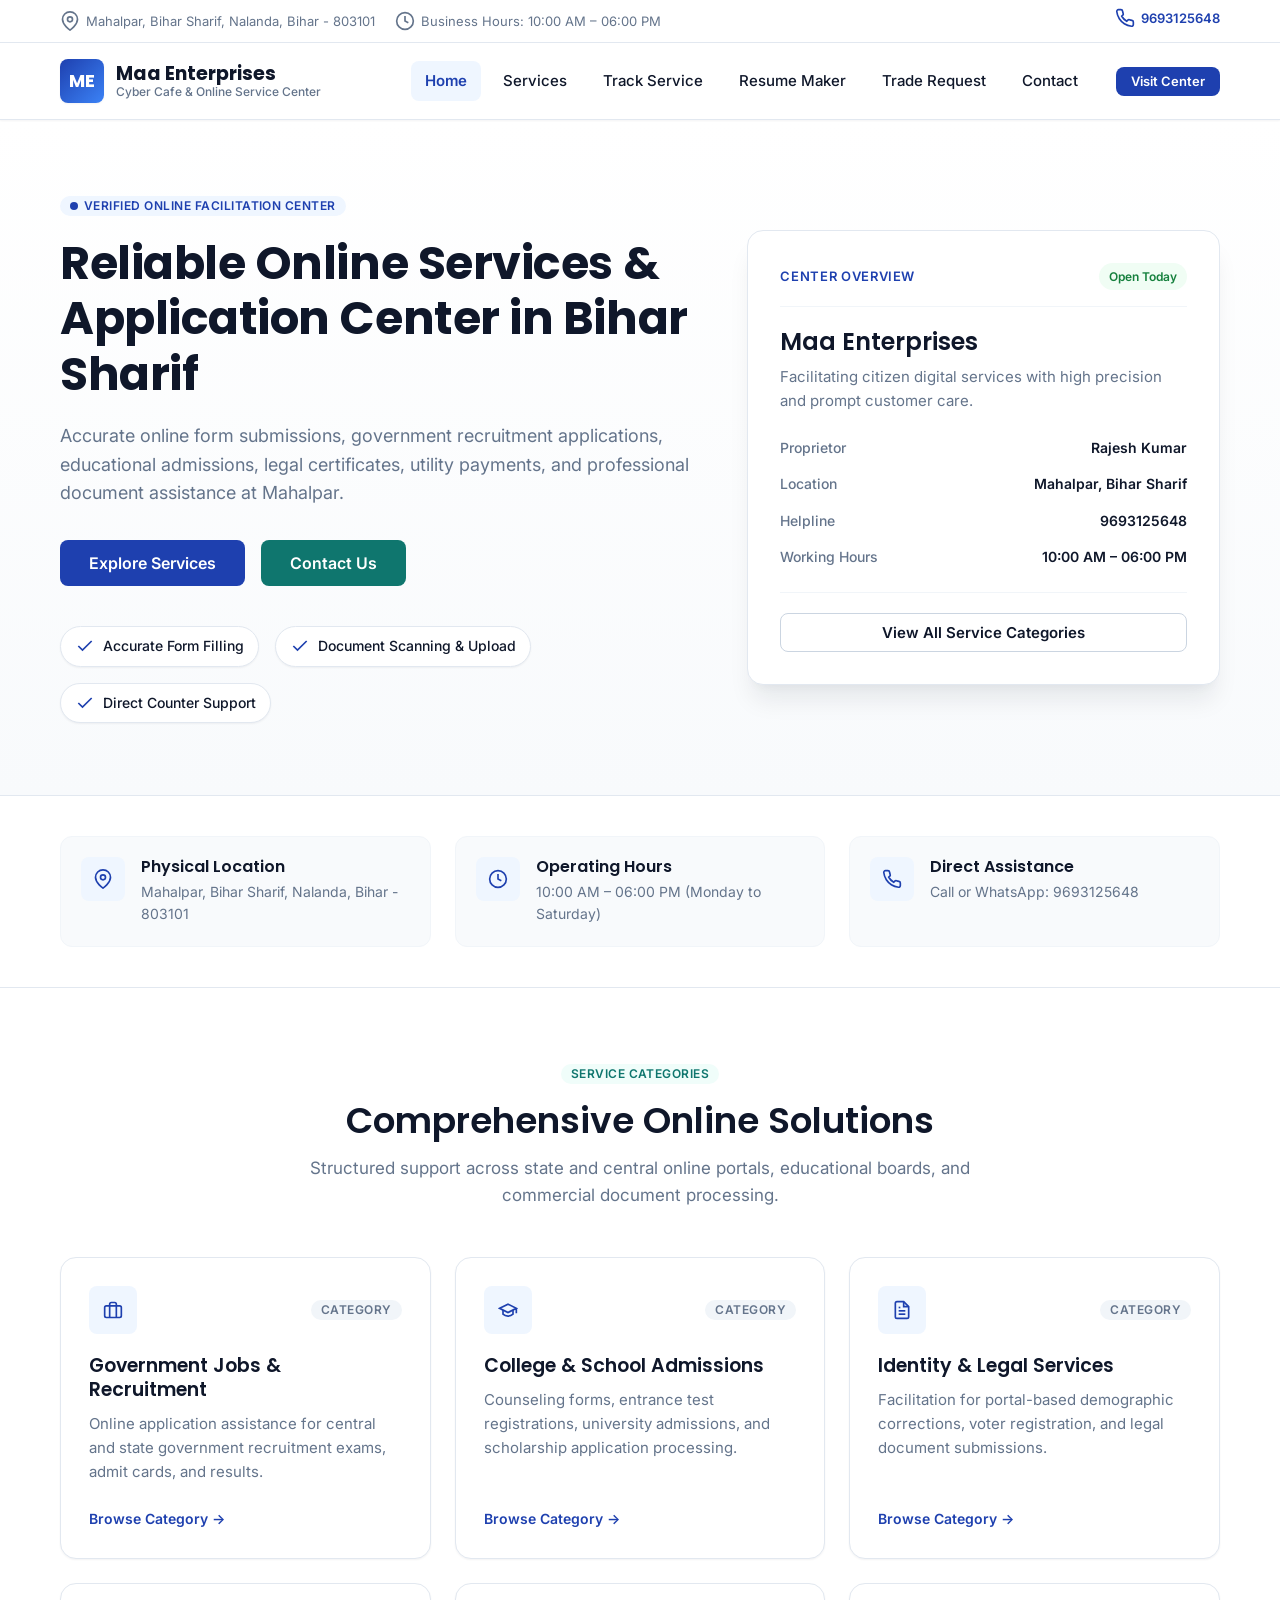
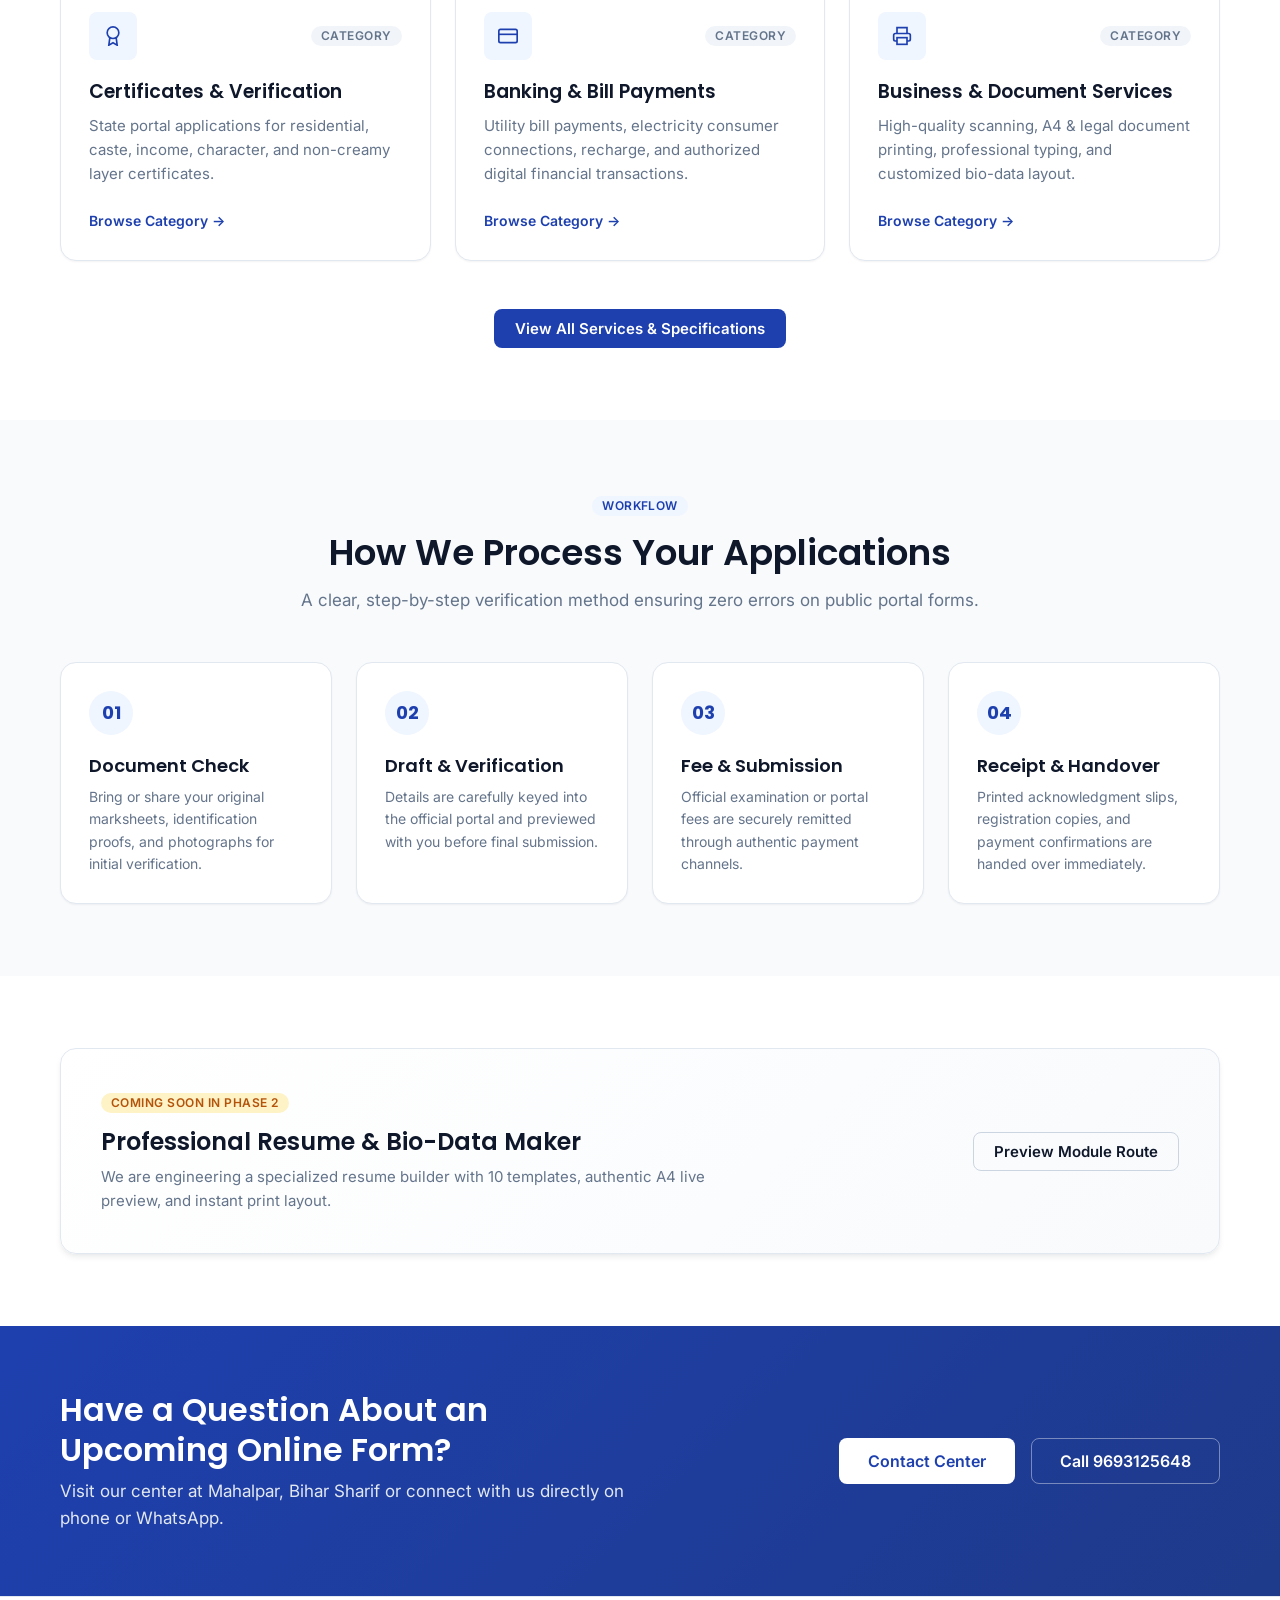
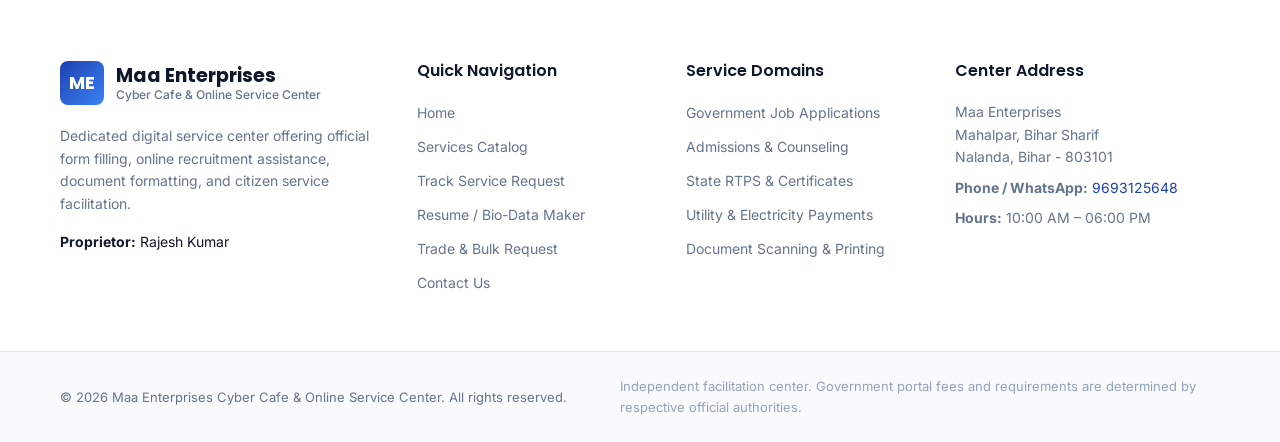
<file: index.html>
<!DOCTYPE html>
<html lang="en">
<head>
  <meta charset="UTF-8">
  <meta name="viewport" content="width=device-width, initial-scale=1.0">
  <title>Maa Enterprises | Cyber Cafe & Online Service Center</title>
  <meta name="description" content="Maa Enterprises Cyber Cafe & Online Service Center in Mahalpar, Bihar Sharif. Professional assistance for government recruitment applications, admissions, legal certificates, utility payments, and digital document services.">
  <link rel="preconnect" href="https://fonts.googleapis.com">
  <link rel="preconnect" href="https://fonts.gstatic.com" crossorigin>
  <link href="https://fonts.googleapis.com/css2?family=Inter:wght@400;500;600;700&family=Poppins:wght@500;600;700&display=swap" rel="stylesheet">
  <link rel="stylesheet" href="css/style.css">
</head>
<body>

  <!-- Top Announcement / Contact Bar -->
  <aside class="top-bar" aria-label="Business Quick Contact">
    <div class="container top-bar__container">
      <div class="top-bar__info">
        <span class="top-bar__item">
          <svg class="icon" viewBox="0 0 24 24" fill="none" stroke="currentColor" stroke-width="2" aria-hidden="true"><path d="M21 10c0 7-9 13-9 13s-9-6-9-13a9 9 0 0 1 18 0z"></path><circle cx="12" cy="10" r="3"></circle></svg>
          Mahalpar, Bihar Sharif, Nalanda, Bihar - 803101
        </span>
        <span class="top-bar__item">
          <svg class="icon" viewBox="0 0 24 24" fill="none" stroke="currentColor" stroke-width="2" aria-hidden="true"><circle cx="12" cy="12" r="10"></circle><polyline points="12 6 12 12 16 14"></polyline></svg>
          Business Hours: 10:00 AM – 06:00 PM
        </span>
      </div>
      <div class="top-bar__actions">
        <a href="tel:9693125648" class="top-bar__link">
          <svg class="icon" viewBox="0 0 24 24" fill="none" stroke="currentColor" stroke-width="2" aria-hidden="true"><path d="M22 16.92v3a2 2 0 0 1-2.18 2 19.79 19.79 0 0 1-8.63-3.07 19.5 19.5 0 0 1-6-6 19.79 19.79 0 0 1-3.07-8.67A2 2 0 0 1 4.11 2h3a2 2 0 0 1 2 1.72 12.84 12.84 0 0 0 .7 2.81 2 2 0 0 1-.45 2.11L8.09 9.91a16 16 0 0 0 6 6l1.27-1.27a2 2 0 0 1 2.11-.45 12.84 12.84 0 0 0 2.81.7A2 2 0 0 1 22 16.92z"></path></svg>
          9693125648
        </a>
      </div>
    </div>
  </aside>

  <!-- Site Header & Navigation -->
  <header class="site-header">
    <div class="container site-header__container">
      <a href="index.html" class="brand" aria-label="Maa Enterprises Home">
        <span class="brand__logo-mark" aria-hidden="true">ME</span>
        <span class="brand__text-group">
          <span class="brand__title">Maa Enterprises</span>
          <span class="brand__subtitle">Cyber Cafe &amp; Online Service Center</span>
        </span>
      </a>

      <!-- Pure CSS Mobile Menu Toggle -->
      <input type="checkbox" id="nav-toggle" class="nav-toggle-input" aria-label="Toggle navigation menu">
      <label for="nav-toggle" class="nav-toggle-btn" aria-hidden="true">
        <span class="nav-toggle-bar"></span>
        <span class="nav-toggle-bar"></span>
        <span class="nav-toggle-bar"></span>
      </label>

      <nav class="site-nav" aria-label="Primary Navigation">
        <ul class="site-nav__list">
          <li class="site-nav__item"><a href="index.html" class="site-nav__link is-active" aria-current="page">Home</a></li>
          <li class="site-nav__item"><a href="services.html" class="site-nav__link">Services</a></li>
          <li class="site-nav__item"><a href="track-request.html" class="site-nav__link">Track Service</a></li>
          <li class="site-nav__item"><a href="resume-maker.html" class="site-nav__link">Resume Maker</a></li>
          <li class="site-nav__item"><a href="trade-request.html" class="site-nav__link">Trade Request</a></li>
          <li class="site-nav__item"><a href="contact.html" class="site-nav__link">Contact</a></li>
        </ul>
        <div class="site-nav__cta">
          <a href="contact.html" class="btn btn--primary btn--sm">Visit Center</a>
        </div>
      </nav>
    </div>
  </header>

  <main id="main-content">
    <!-- Hero Section -->
    <section class="hero-section">
      <div class="container hero-section__container">
        <div class="hero-section__content">
          <div class="badge badge--primary hero-section__badge">
            <span class="badge__dot" aria-hidden="true"></span>
            Verified Online Facilitation Center
          </div>
          <h1 class="hero-section__title">
            Reliable Online Services &amp; Application Center in Bihar Sharif
          </h1>
          <p class="hero-section__lead">
            Accurate online form submissions, government recruitment applications, educational admissions, legal certificates, utility payments, and professional document assistance at Mahalpar.
          </p>
          <div class="hero-section__actions">
            <a href="services.html" class="btn btn--primary btn--lg">Explore Services</a>
            <a href="contact.html" class="btn btn--secondary btn--lg">Contact Us</a>
          </div>
          <div class="hero-section__features">
            <div class="feature-chip">
              <svg class="icon icon--primary" viewBox="0 0 24 24" fill="none" stroke="currentColor" stroke-width="2" aria-hidden="true"><polyline points="20 6 9 17 4 12"></polyline></svg>
              <span>Accurate Form Filling</span>
            </div>
            <div class="feature-chip">
              <svg class="icon icon--primary" viewBox="0 0 24 24" fill="none" stroke="currentColor" stroke-width="2" aria-hidden="true"><polyline points="20 6 9 17 4 12"></polyline></svg>
              <span>Document Scanning &amp; Upload</span>
            </div>
            <div class="feature-chip">
              <svg class="icon icon--primary" viewBox="0 0 24 24" fill="none" stroke="currentColor" stroke-width="2" aria-hidden="true"><polyline points="20 6 9 17 4 12"></polyline></svg>
              <span>Direct Counter Support</span>
            </div>
          </div>
        </div>

        <div class="hero-section__visual">
          <div class="hero-card">
            <div class="hero-card__header">
              <div class="hero-card__badge">Center Overview</div>
              <span class="hero-card__status">Open Today</span>
            </div>
            <div class="hero-card__body">
              <h2 class="hero-card__title">Maa Enterprises</h2>
              <p class="hero-card__desc">Facilitating citizen digital services with high precision and prompt customer care.</p>
              
              <ul class="info-list">
                <li class="info-list__item">
                  <span class="info-list__label">Proprietor</span>
                  <span class="info-list__value">Rajesh Kumar</span>
                </li>
                <li class="info-list__item">
                  <span class="info-list__label">Location</span>
                  <span class="info-list__value">Mahalpar, Bihar Sharif</span>
                </li>
                <li class="info-list__item">
                  <span class="info-list__label">Helpline</span>
                  <span class="info-list__value">9693125648</span>
                </li>
                <li class="info-list__item">
                  <span class="info-list__label">Working Hours</span>
                  <span class="info-list__value">10:00 AM – 06:00 PM</span>
                </li>
              </ul>
            </div>
            <div class="hero-card__footer">
              <a href="services.html" class="btn btn--outline btn--block">View All Service Categories</a>
            </div>
          </div>
        </div>
      </div>
    </section>

    <!-- Verified Business Trust Strip -->
    <section class="trust-strip">
      <div class="container">
        <div class="trust-strip__grid">
          <div class="trust-card">
            <div class="trust-card__icon-box">
              <svg class="icon" viewBox="0 0 24 24" fill="none" stroke="currentColor" stroke-width="2" aria-hidden="true"><path d="M21 10c0 7-9 13-9 13s-9-6-9-13a9 9 0 0 1 18 0z"></path><circle cx="12" cy="10" r="3"></circle></svg>
            </div>
            <div class="trust-card__content">
              <h3 class="trust-card__title">Physical Location</h3>
              <p class="trust-card__text">Mahalpar, Bihar Sharif, Nalanda, Bihar - 803101</p>
            </div>
          </div>

          <div class="trust-card">
            <div class="trust-card__icon-box">
              <svg class="icon" viewBox="0 0 24 24" fill="none" stroke="currentColor" stroke-width="2" aria-hidden="true"><circle cx="12" cy="12" r="10"></circle><polyline points="12 6 12 12 16 14"></polyline></svg>
            </div>
            <div class="trust-card__content">
              <h3 class="trust-card__title">Operating Hours</h3>
              <p class="trust-card__text">10:00 AM – 06:00 PM (Monday to Saturday)</p>
            </div>
          </div>

          <div class="trust-card">
            <div class="trust-card__icon-box">
              <svg class="icon" viewBox="0 0 24 24" fill="none" stroke="currentColor" stroke-width="2" aria-hidden="true"><path d="M22 16.92v3a2 2 0 0 1-2.18 2 19.79 19.79 0 0 1-8.63-3.07 19.5 19.5 0 0 1-6-6 19.79 19.79 0 0 1-3.07-8.67A2 2 0 0 1 4.11 2h3a2 2 0 0 1 2 1.72 12.84 12.84 0 0 0 .7 2.81 2 2 0 0 1-.45 2.11L8.09 9.91a16 16 0 0 0 6 6l1.27-1.27a2 2 0 0 1 2.11-.45 12.84 12.84 0 0 0 2.81.7A2 2 0 0 1 22 16.92z"></path></svg>
            </div>
            <div class="trust-card__content">
              <h3 class="trust-card__title">Direct Assistance</h3>
              <p class="trust-card__text">Call or WhatsApp: 9693125648</p>
            </div>
          </div>
        </div>
      </div>
    </section>

    <!-- Services Architecture Preview -->
    <section class="section section--surface">
      <div class="container">
        <div class="section-header">
          <div class="badge badge--secondary section-header__badge">Service Categories</div>
          <h2 class="section-header__title">Comprehensive Online Solutions</h2>
          <p class="section-header__subtitle">
            Structured support across state and central online portals, educational boards, and commercial document processing.
          </p>
        </div>

        <div class="grid grid--3">
          <!-- Category 1 -->
          <div class="service-category-card">
            <div class="service-category-card__header">
              <div class="service-category-card__icon">
                <svg class="icon" viewBox="0 0 24 24" fill="none" stroke="currentColor" stroke-width="2" aria-hidden="true"><rect x="2" y="7" width="20" height="14" rx="2" ry="2"></rect><path d="M16 21V5a2 2 0 0 0-2-2h-4a2 2 0 0 0-2 2v16"></path></svg>
              </div>
              <span class="badge badge--neutral">Category</span>
            </div>
            <h3 class="service-category-card__title">Government Jobs &amp; Recruitment</h3>
            <p class="service-category-card__desc">Online application assistance for central and state government recruitment exams, admit cards, and results.</p>
            <a href="services.html" class="service-category-card__link">Browse Category &rarr;</a>
          </div>

          <!-- Category 2 -->
          <div class="service-category-card">
            <div class="service-category-card__header">
              <div class="service-category-card__icon">
                <svg class="icon" viewBox="0 0 24 24" fill="none" stroke="currentColor" stroke-width="2" aria-hidden="true"><path d="M22 10v6M2 10l10-5 10 5-10 5z"></path><path d="M6 12v5c3 3 9 3 12 0v-5"></path></svg>
              </div>
              <span class="badge badge--neutral">Category</span>
            </div>
            <h3 class="service-category-card__title">College &amp; School Admissions</h3>
            <p class="service-category-card__desc">Counseling forms, entrance test registrations, university admissions, and scholarship application processing.</p>
            <a href="services.html" class="service-category-card__link">Browse Category &rarr;</a>
          </div>

          <!-- Category 3 -->
          <div class="service-category-card">
            <div class="service-category-card__header">
              <div class="service-category-card__icon">
                <svg class="icon" viewBox="0 0 24 24" fill="none" stroke="currentColor" stroke-width="2" aria-hidden="true"><path d="M14 2H6a2 2 0 0 0-2 2v16a2 2 0 0 0 2 2h12a2 2 0 0 0 2-2V8z"></path><polyline points="14 2 14 8 20 8"></polyline><line x1="16" y1="13" x2="8" y2="13"></line><line x1="16" y1="17" x2="8" y2="17"></line><polyline points="10 9 9 9 8 9"></polyline></svg>
              </div>
              <span class="badge badge--neutral">Category</span>
            </div>
            <h3 class="service-category-card__title">Identity &amp; Legal Services</h3>
            <p class="service-category-card__desc">Facilitation for portal-based demographic corrections, voter registration, and legal document submissions.</p>
            <a href="services.html" class="service-category-card__link">Browse Category &rarr;</a>
          </div>

          <!-- Category 4 -->
          <div class="service-category-card">
            <div class="service-category-card__header">
              <div class="service-category-card__icon">
                <svg class="icon" viewBox="0 0 24 24" fill="none" stroke="currentColor" stroke-width="2" aria-hidden="true"><circle cx="12" cy="8" r="7"></circle><polyline points="8.21 13.89 7 23 12 20 17 23 15.79 13.88"></polyline></svg>
              </div>
              <span class="badge badge--neutral">Category</span>
            </div>
            <h3 class="service-category-card__title">Certificates &amp; Verification</h3>
            <p class="service-category-card__desc">State portal applications for residential, caste, income, character, and non-creamy layer certificates.</p>
            <a href="services.html" class="service-category-card__link">Browse Category &rarr;</a>
          </div>

          <!-- Category 5 -->
          <div class="service-category-card">
            <div class="service-category-card__header">
              <div class="service-category-card__icon">
                <svg class="icon" viewBox="0 0 24 24" fill="none" stroke="currentColor" stroke-width="2" aria-hidden="true"><rect x="1" y="4" width="22" height="16" rx="2" ry="2"></rect><line x1="1" y1="10" x2="23" y2="10"></line></svg>
              </div>
              <span class="badge badge--neutral">Category</span>
            </div>
            <h3 class="service-category-card__title">Banking &amp; Bill Payments</h3>
            <p class="service-category-card__desc">Utility bill payments, electricity consumer connections, recharge, and authorized digital financial transactions.</p>
            <a href="services.html" class="service-category-card__link">Browse Category &rarr;</a>
          </div>

          <!-- Category 6 -->
          <div class="service-category-card">
            <div class="service-category-card__header">
              <div class="service-category-card__icon">
                <svg class="icon" viewBox="0 0 24 24" fill="none" stroke="currentColor" stroke-width="2" aria-hidden="true"><polyline points="6 9 6 2 18 2 18 9"></polyline><path d="M6 18H4a2 2 0 0 1-2-2v-5a2 2 0 0 1 2-2h16a2 2 0 0 1 2 2v5a2 2 0 0 1-2 2h-2"></path><rect x="6" y="14" width="12" height="8"></rect></svg>
              </div>
              <span class="badge badge--neutral">Category</span>
            </div>
            <h3 class="service-category-card__title">Business &amp; Document Services</h3>
            <p class="service-category-card__desc">High-quality scanning, A4 &amp; legal document printing, professional typing, and customized bio-data layout.</p>
            <a href="services.html" class="service-category-card__link">Browse Category &rarr;</a>
          </div>
        </div>

        <div class="section-footer">
          <a href="services.html" class="btn btn--primary">View All Services &amp; Specifications</a>
        </div>
      </div>
    </section>

    <!-- Operational Workflow Section -->
    <section class="section">
      <div class="container">
        <div class="section-header">
          <div class="badge badge--primary section-header__badge">Workflow</div>
          <h2 class="section-header__title">How We Process Your Applications</h2>
          <p class="section-header__subtitle">A clear, step-by-step verification method ensuring zero errors on public portal forms.</p>
        </div>

        <div class="grid grid--4 workflow-grid">
          <div class="workflow-step">
            <div class="workflow-step__number">01</div>
            <h3 class="workflow-step__title">Document Check</h3>
            <p class="workflow-step__desc">Bring or share your original marksheets, identification proofs, and photographs for initial verification.</p>
          </div>

          <div class="workflow-step">
            <div class="workflow-step__number">02</div>
            <h3 class="workflow-step__title">Draft &amp; Verification</h3>
            <p class="workflow-step__desc">Details are carefully keyed into the official portal and previewed with you before final submission.</p>
          </div>

          <div class="workflow-step">
            <div class="workflow-step__number">03</div>
            <h3 class="workflow-step__title">Fee &amp; Submission</h3>
            <p class="workflow-step__desc">Official examination or portal fees are securely remitted through authentic payment channels.</p>
          </div>

          <div class="workflow-step">
            <div class="workflow-step__number">04</div>
            <h3 class="workflow-step__title">Receipt &amp; Handover</h3>
            <p class="workflow-step__desc">Printed acknowledgment slips, registration copies, and payment confirmations are handed over immediately.</p>
          </div>
        </div>
      </div>
    </section>

    <!-- Future Architecture Information Banner -->
    <section class="section section--surface">
      <div class="container">
        <div class="feature-banner">
          <div class="feature-banner__content">
            <div class="badge badge--accent">Coming Soon in Phase 2</div>
            <h2 class="feature-banner__title">Professional Resume &amp; Bio-Data Maker</h2>
            <p class="feature-banner__desc">
              We are engineering a specialized resume builder with 10 templates, authentic A4 live preview, and instant print layout.
            </p>
          </div>
          <div class="feature-banner__action">
            <a href="resume-maker.html" class="btn btn--outline">Preview Module Route</a>
          </div>
        </div>
      </div>
    </section>

    <!-- Call To Action Section -->
    <section class="cta-section">
      <div class="container cta-section__container">
        <div class="cta-section__content">
          <h2 class="cta-section__title">Have a Question About an Upcoming Online Form?</h2>
          <p class="cta-section__desc">
            Visit our center at Mahalpar, Bihar Sharif or connect with us directly on phone or WhatsApp.
          </p>
        </div>
        <div class="cta-section__actions">
          <a href="contact.html" class="btn btn--light btn--lg">Contact Center</a>
          <a href="tel:9693125648" class="btn btn--secondary-outline btn--lg">Call 9693125648</a>
        </div>
      </div>
    </section>
  </main>

  <!-- Site Footer -->
  <footer class="site-footer">
    <div class="container site-footer__container">
      <div class="site-footer__brand-col">
        <a href="index.html" class="brand brand--footer">
          <span class="brand__logo-mark" aria-hidden="true">ME</span>
          <span class="brand__text-group">
            <span class="brand__title">Maa Enterprises</span>
            <span class="brand__subtitle">Cyber Cafe &amp; Online Service Center</span>
          </span>
        </a>
        <p class="site-footer__about">
          Dedicated digital service center offering official form filling, online recruitment assistance, document formatting, and citizen service facilitation.
        </p>
        <p class="site-footer__owner"><strong>Proprietor:</strong> Rajesh Kumar</p>
      </div>

      <div class="site-footer__nav-col">
        <h3 class="site-footer__heading">Quick Navigation</h3>
        <ul class="site-footer__list">
          <li><a href="index.html">Home</a></li>
          <li><a href="services.html">Services Catalog</a></li>
          <li><a href="track-request.html">Track Service Request</a></li>
          <li><a href="resume-maker.html">Resume / Bio-Data Maker</a></li>
          <li><a href="trade-request.html">Trade &amp; Bulk Request</a></li>
          <li><a href="contact.html">Contact Us</a></li>
        </ul>
      </div>

      <div class="site-footer__nav-col">
        <h3 class="site-footer__heading">Service Domains</h3>
        <ul class="site-footer__list">
          <li><a href="services.html">Government Job Applications</a></li>
          <li><a href="services.html">Admissions &amp; Counseling</a></li>
          <li><a href="services.html">State RTPS &amp; Certificates</a></li>
          <li><a href="services.html">Utility &amp; Electricity Payments</a></li>
          <li><a href="services.html">Document Scanning &amp; Printing</a></li>
        </ul>
      </div>

      <div class="site-footer__contact-col">
        <h3 class="site-footer__heading">Center Address</h3>
        <address class="site-footer__address">
          <p>Maa Enterprises</p>
          <p>Mahalpar, Bihar Sharif</p>
          <p>Nalanda, Bihar - 803101</p>
          <p class="site-footer__contact-item"><strong>Phone / WhatsApp:</strong> <a href="tel:9693125648">9693125648</a></p>
          <p class="site-footer__contact-item"><strong>Hours:</strong> 10:00 AM – 06:00 PM</p>
        </address>
      </div>
    </div>

    <div class="site-footer__bottom">
      <div class="container site-footer__bottom-container">
        <p class="site-footer__copyright">
          &copy; 2026 Maa Enterprises Cyber Cafe &amp; Online Service Center. All rights reserved.
        </p>
        <p class="site-footer__disclaimer">
          Independent facilitation center. Government portal fees and requirements are determined by respective official authorities.
        </p>
      </div>
    </div>
  </footer>

</body>
</html>
</file>
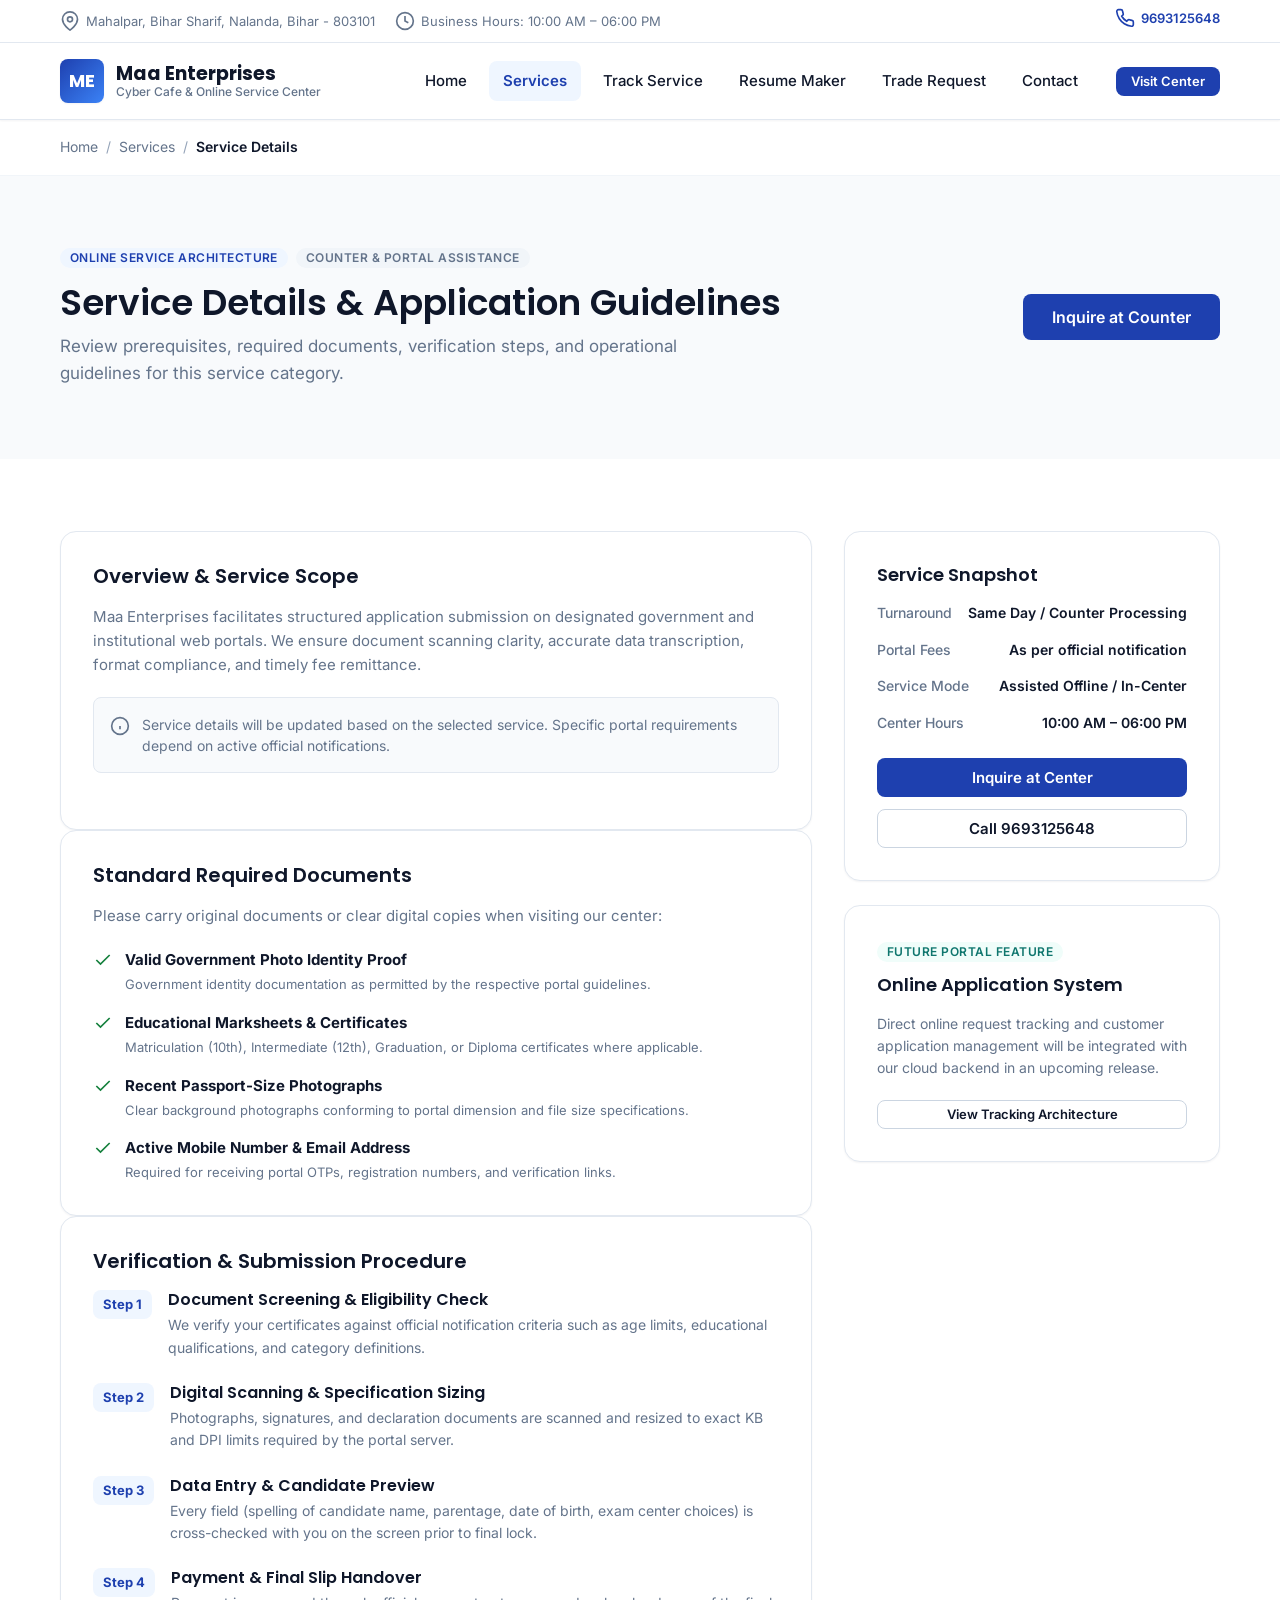
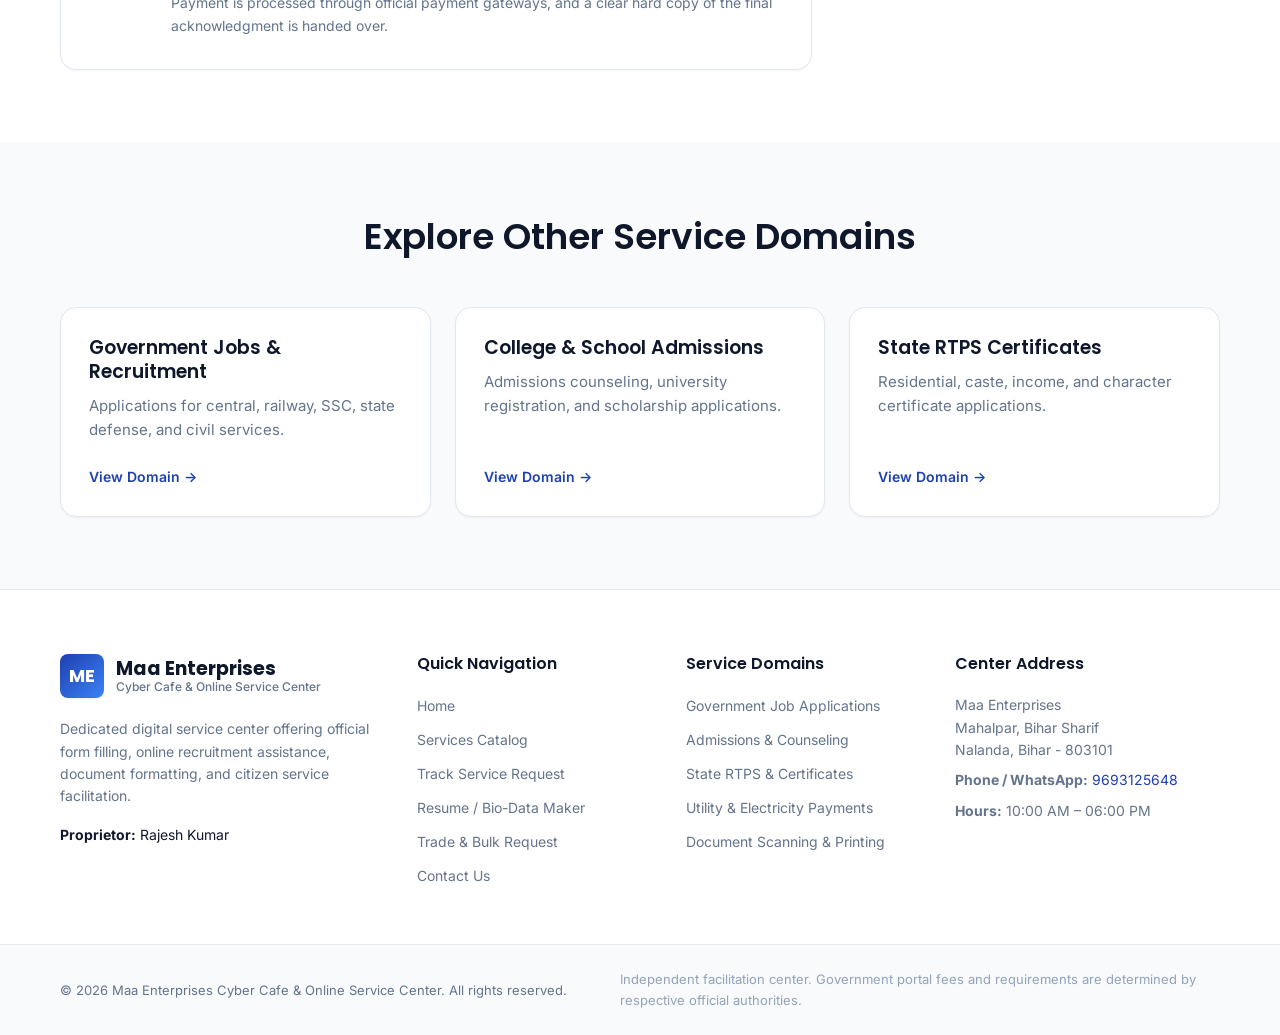
<file: service-details.html>
<!DOCTYPE html>
<html lang="en">
<head>
  <meta charset="UTF-8">
  <meta name="viewport" content="width=device-width, initial-scale=1.0">
  <title>Service Details | Maa Enterprises Cyber Cafe & Online Service Center</title>
  <meta name="description" content="Detailed service specifications, document requirements, and processing guidelines for online services at Maa Enterprises, Bihar Sharif.">
  <link rel="preconnect" href="https://fonts.googleapis.com">
  <link rel="preconnect" href="https://fonts.gstatic.com" crossorigin>
  <link href="https://fonts.googleapis.com/css2?family=Inter:wght@400;500;600;700&family=Poppins:wght@500;600;700&display=swap" rel="stylesheet">
  <link rel="stylesheet" href="css/style.css">
</head>
<body>

  <!-- Top Bar -->
  <aside class="top-bar" aria-label="Business Quick Contact">
    <div class="container top-bar__container">
      <div class="top-bar__info">
        <span class="top-bar__item">
          <svg class="icon" viewBox="0 0 24 24" fill="none" stroke="currentColor" stroke-width="2" aria-hidden="true"><path d="M21 10c0 7-9 13-9 13s-9-6-9-13a9 9 0 0 1 18 0z"></path><circle cx="12" cy="10" r="3"></circle></svg>
          Mahalpar, Bihar Sharif, Nalanda, Bihar - 803101
        </span>
        <span class="top-bar__item">
          <svg class="icon" viewBox="0 0 24 24" fill="none" stroke="currentColor" stroke-width="2" aria-hidden="true"><circle cx="12" cy="12" r="10"></circle><polyline points="12 6 12 12 16 14"></polyline></svg>
          Business Hours: 10:00 AM – 06:00 PM
        </span>
      </div>
      <div class="top-bar__actions">
        <a href="tel:9693125648" class="top-bar__link">
          <svg class="icon" viewBox="0 0 24 24" fill="none" stroke="currentColor" stroke-width="2" aria-hidden="true"><path d="M22 16.92v3a2 2 0 0 1-2.18 2 19.79 19.79 0 0 1-8.63-3.07 19.5 19.5 0 0 1-6-6 19.79 19.79 0 0 1-3.07-8.67A2 2 0 0 1 4.11 2h3a2 2 0 0 1 2 1.72 12.84 12.84 0 0 0 .7 2.81 2 2 0 0 1-.45 2.11L8.09 9.91a16 16 0 0 0 6 6l1.27-1.27a2 2 0 0 1 2.11-.45 12.84 12.84 0 0 0 2.81.7A2 2 0 0 1 22 16.92z"></path></svg>
          9693125648
        </a>
      </div>
    </div>
  </aside>

  <!-- Site Header -->
  <header class="site-header">
    <div class="container site-header__container">
      <a href="index.html" class="brand" aria-label="Maa Enterprises Home">
        <span class="brand__logo-mark" aria-hidden="true">ME</span>
        <span class="brand__text-group">
          <span class="brand__title">Maa Enterprises</span>
          <span class="brand__subtitle">Cyber Cafe &amp; Online Service Center</span>
        </span>
      </a>

      <input type="checkbox" id="nav-toggle" class="nav-toggle-input" aria-label="Toggle navigation menu">
      <label for="nav-toggle" class="nav-toggle-btn" aria-hidden="true">
        <span class="nav-toggle-bar"></span>
        <span class="nav-toggle-bar"></span>
        <span class="nav-toggle-bar"></span>
      </label>

      <nav class="site-nav" aria-label="Primary Navigation">
        <ul class="site-nav__list">
          <li class="site-nav__item"><a href="index.html" class="site-nav__link">Home</a></li>
          <li class="site-nav__item"><a href="services.html" class="site-nav__link is-active">Services</a></li>
          <li class="site-nav__item"><a href="track-request.html" class="site-nav__link">Track Service</a></li>
          <li class="site-nav__item"><a href="resume-maker.html" class="site-nav__link">Resume Maker</a></li>
          <li class="site-nav__item"><a href="trade-request.html" class="site-nav__link">Trade Request</a></li>
          <li class="site-nav__item"><a href="contact.html" class="site-nav__link">Contact</a></li>
        </ul>
        <div class="site-nav__cta">
          <a href="contact.html" class="btn btn--primary btn--sm">Visit Center</a>
        </div>
      </nav>
    </div>
  </header>

  <main id="main-content">
    <!-- Breadcrumb -->
    <nav class="breadcrumb-nav" aria-label="Breadcrumb">
      <div class="container">
        <ol class="breadcrumb">
          <li class="breadcrumb__item"><a href="index.html" class="breadcrumb__link">Home</a></li>
          <li class="breadcrumb__item"><a href="services.html" class="breadcrumb__link">Services</a></li>
          <li class="breadcrumb__item" aria-current="page">Service Details</li>
        </ol>
      </div>
    </nav>

    <!-- Service Header Section -->
    <section class="section section--tight">
      <div class="container">
        <div class="service-detail-header">
          <div class="service-detail-header__main">
            <div class="service-detail-header__meta">
              <span class="badge badge--primary" id="service-category-badge">Online Service Architecture</span>
              <span class="badge badge--neutral">Counter &amp; Portal Assistance</span>
            </div>
            <h1 class="service-detail-header__title" id="service-title">
              Service Details &amp; Application Guidelines
            </h1>
            <p class="service-detail-header__lead" id="service-summary">
              Review prerequisites, required documents, verification steps, and operational guidelines for this service category.
            </p>
          </div>
          <div class="service-detail-header__action">
            <a href="contact.html" class="btn btn--primary btn--lg">Inquire at Counter</a>
          </div>
        </div>
      </div>
    </section>

    <!-- Main Detail Layout (Content + Sidebar) -->
    <section class="section section--surface">
      <div class="container">
        <div class="layout-split">
          
          <!-- Primary Content Column -->
          <div class="layout-split__main">
            
            <!-- Service Scope Card -->
            <article class="card card--padded">
              <h2 class="card__section-title">Overview &amp; Service Scope</h2>
              <p class="card__text">
                Maa Enterprises facilitates structured application submission on designated government and institutional web portals. We ensure document scanning clarity, accurate data transcription, format compliance, and timely fee remittance.
              </p>
              <div class="notice-box notice-box--neutral">
                <svg class="icon notice-box__icon" viewBox="0 0 24 24" fill="none" stroke="currentColor" stroke-width="2" aria-hidden="true"><circle cx="12" cy="12" r="10"></circle><line x1="12" y1="16" x2="12" y2="12"></line><line x1="12" y1="8" x2="12.01" y2="8"></line></svg>
                <p class="notice-box__text">
                  Service details will be updated based on the selected service. Specific portal requirements depend on active official notifications.
                </p>
              </div>
            </article>

            <!-- Required Documents Checklist Architecture -->
            <article class="card card--padded">
              <h2 class="card__section-title">Standard Required Documents</h2>
              <p class="card__text">Please carry original documents or clear digital copies when visiting our center:</p>
              
              <ul class="checklist">
                <li class="checklist__item">
                  <svg class="icon icon--success" viewBox="0 0 24 24" fill="none" stroke="currentColor" stroke-width="2" aria-hidden="true"><polyline points="20 6 9 17 4 12"></polyline></svg>
                  <div>
                    <strong>Valid Government Photo Identity Proof</strong>
                    <span class="checklist__sub">Government identity documentation as permitted by the respective portal guidelines.</span>
                  </div>
                </li>
                <li class="checklist__item">
                  <svg class="icon icon--success" viewBox="0 0 24 24" fill="none" stroke="currentColor" stroke-width="2" aria-hidden="true"><polyline points="20 6 9 17 4 12"></polyline></svg>
                  <div>
                    <strong>Educational Marksheets &amp; Certificates</strong>
                    <span class="checklist__sub">Matriculation (10th), Intermediate (12th), Graduation, or Diploma certificates where applicable.</span>
                  </div>
                </li>
                <li class="checklist__item">
                  <svg class="icon icon--success" viewBox="0 0 24 24" fill="none" stroke="currentColor" stroke-width="2" aria-hidden="true"><polyline points="20 6 9 17 4 12"></polyline></svg>
                  <div>
                    <strong>Recent Passport-Size Photographs</strong>
                    <span class="checklist__sub">Clear background photographs conforming to portal dimension and file size specifications.</span>
                  </div>
                </li>
                <li class="checklist__item">
                  <svg class="icon icon--success" viewBox="0 0 24 24" fill="none" stroke="currentColor" stroke-width="2" aria-hidden="true"><polyline points="20 6 9 17 4 12"></polyline></svg>
                  <div>
                    <strong>Active Mobile Number &amp; Email Address</strong>
                    <span class="checklist__sub">Required for receiving portal OTPs, registration numbers, and verification links.</span>
                  </div>
                </li>
              </ul>
            </article>

            <!-- Step by Step Submission Procedure -->
            <article class="card card--padded">
              <h2 class="card__section-title">Verification &amp; Submission Procedure</h2>
              <div class="procedure-list">
                <div class="procedure-item">
                  <div class="procedure-item__badge">Step 1</div>
                  <div class="procedure-item__content">
                    <h3 class="procedure-item__title">Document Screening &amp; Eligibility Check</h3>
                    <p class="procedure-item__desc">We verify your certificates against official notification criteria such as age limits, educational qualifications, and category definitions.</p>
                  </div>
                </div>

                <div class="procedure-item">
                  <div class="procedure-item__badge">Step 2</div>
                  <div class="procedure-item__content">
                    <h3 class="procedure-item__title">Digital Scanning &amp; Specification Sizing</h3>
                    <p class="procedure-item__desc">Photographs, signatures, and declaration documents are scanned and resized to exact KB and DPI limits required by the portal server.</p>
                  </div>
                </div>

                <div class="procedure-item">
                  <div class="procedure-item__badge">Step 3</div>
                  <div class="procedure-item__content">
                    <h3 class="procedure-item__title">Data Entry &amp; Candidate Preview</h3>
                    <p class="procedure-item__desc">Every field (spelling of candidate name, parentage, date of birth, exam center choices) is cross-checked with you on the screen prior to final lock.</p>
                  </div>
                </div>

                <div class="procedure-item">
                  <div class="procedure-item__badge">Step 4</div>
                  <div class="procedure-item__content">
                    <h3 class="procedure-item__title">Payment &amp; Final Slip Handover</h3>
                    <p class="procedure-item__desc">Payment is processed through official payment gateways, and a clear hard copy of the final acknowledgment is handed over.</p>
                  </div>
                </div>
              </div>
            </article>

          </div>

          <!-- Sidebar Column -->
          <aside class="layout-split__sidebar">
            
            <!-- Quick Facts Card -->
            <div class="card card--padded sidebar-card">
              <h3 class="sidebar-card__title">Service Snapshot</h3>
              
              <ul class="info-list">
                <li class="info-list__item">
                  <span class="info-list__label">Turnaround</span>
                  <span class="info-list__value">Same Day / Counter Processing</span>
                </li>
                <li class="info-list__item">
                  <span class="info-list__label">Portal Fees</span>
                  <span class="info-list__value">As per official notification</span>
                </li>
                <li class="info-list__item">
                  <span class="info-list__label">Service Mode</span>
                  <span class="info-list__value">Assisted Offline / In-Center</span>
                </li>
                <li class="info-list__item">
                  <span class="info-list__label">Center Hours</span>
                  <span class="info-list__value">10:00 AM – 06:00 PM</span>
                </li>
              </ul>

              <div class="sidebar-card__actions">
                <a href="contact.html" class="btn btn--primary btn--block">Inquire at Center</a>
                <a href="tel:9693125648" class="btn btn--outline btn--block">Call 9693125648</a>
              </div>
            </div>

            <!-- Future Feature Architecture Link -->
            <div class="card card--padded sidebar-card">
              <div class="badge badge--secondary sidebar-card__badge">Future Portal Feature</div>
              <h3 class="sidebar-card__title">Online Application System</h3>
              <p class="sidebar-card__desc">
                Direct online request tracking and customer application management will be integrated with our cloud backend in an upcoming release.
              </p>
              <a href="track-request.html" class="btn btn--outline btn--block btn--sm">View Tracking Architecture</a>
            </div>

          </aside>

        </div>
      </div>
    </section>

    <!-- Related Categories -->
    <section class="section">
      <div class="container">
        <div class="section-header">
          <h2 class="section-header__title">Explore Other Service Domains</h2>
        </div>

        <div class="grid grid--3">
          <div class="service-category-card">
            <h3 class="service-category-card__title">Government Jobs &amp; Recruitment</h3>
            <p class="service-category-card__desc">Applications for central, railway, SSC, state defense, and civil services.</p>
            <a href="services.html" class="service-category-card__link">View Domain &rarr;</a>
          </div>

          <div class="service-category-card">
            <h3 class="service-category-card__title">College &amp; School Admissions</h3>
            <p class="service-category-card__desc">Admissions counseling, university registration, and scholarship applications.</p>
            <a href="services.html" class="service-category-card__link">View Domain &rarr;</a>
          </div>

          <div class="service-category-card">
            <h3 class="service-category-card__title">State RTPS Certificates</h3>
            <p class="service-category-card__desc">Residential, caste, income, and character certificate applications.</p>
            <a href="services.html" class="service-category-card__link">View Domain &rarr;</a>
          </div>
        </div>
      </div>
    </section>
  </main>

  <!-- Site Footer -->
  <footer class="site-footer">
    <div class="container site-footer__container">
      <div class="site-footer__brand-col">
        <a href="index.html" class="brand brand--footer">
          <span class="brand__logo-mark" aria-hidden="true">ME</span>
          <span class="brand__text-group">
            <span class="brand__title">Maa Enterprises</span>
            <span class="brand__subtitle">Cyber Cafe &amp; Online Service Center</span>
          </span>
        </a>
        <p class="site-footer__about">
          Dedicated digital service center offering official form filling, online recruitment assistance, document formatting, and citizen service facilitation.
        </p>
        <p class="site-footer__owner"><strong>Proprietor:</strong> Rajesh Kumar</p>
      </div>

      <div class="site-footer__nav-col">
        <h3 class="site-footer__heading">Quick Navigation</h3>
        <ul class="site-footer__list">
          <li><a href="index.html">Home</a></li>
          <li><a href="services.html">Services Catalog</a></li>
          <li><a href="track-request.html">Track Service Request</a></li>
          <li><a href="resume-maker.html">Resume / Bio-Data Maker</a></li>
          <li><a href="trade-request.html">Trade &amp; Bulk Request</a></li>
          <li><a href="contact.html">Contact Us</a></li>
        </ul>
      </div>

      <div class="site-footer__nav-col">
        <h3 class="site-footer__heading">Service Domains</h3>
        <ul class="site-footer__list">
          <li><a href="services.html">Government Job Applications</a></li>
          <li><a href="services.html">Admissions &amp; Counseling</a></li>
          <li><a href="services.html">State RTPS &amp; Certificates</a></li>
          <li><a href="services.html">Utility &amp; Electricity Payments</a></li>
          <li><a href="services.html">Document Scanning &amp; Printing</a></li>
        </ul>
      </div>

      <div class="site-footer__contact-col">
        <h3 class="site-footer__heading">Center Address</h3>
        <address class="site-footer__address">
          <p>Maa Enterprises</p>
          <p>Mahalpar, Bihar Sharif</p>
          <p>Nalanda, Bihar - 803101</p>
          <p class="site-footer__contact-item"><strong>Phone / WhatsApp:</strong> <a href="tel:9693125648">9693125648</a></p>
          <p class="site-footer__contact-item"><strong>Hours:</strong> 10:00 AM – 06:00 PM</p>
        </address>
      </div>
    </div>

    <div class="site-footer__bottom">
      <div class="container site-footer__bottom-container">
        <p class="site-footer__copyright">
          &copy; 2026 Maa Enterprises Cyber Cafe &amp; Online Service Center. All rights reserved.
        </p>
        <p class="site-footer__disclaimer">
          Independent facilitation center. Government portal fees and requirements are determined by respective official authorities.
        </p>
      </div>
    </div>
  </footer>

</body>
</html>
</file>
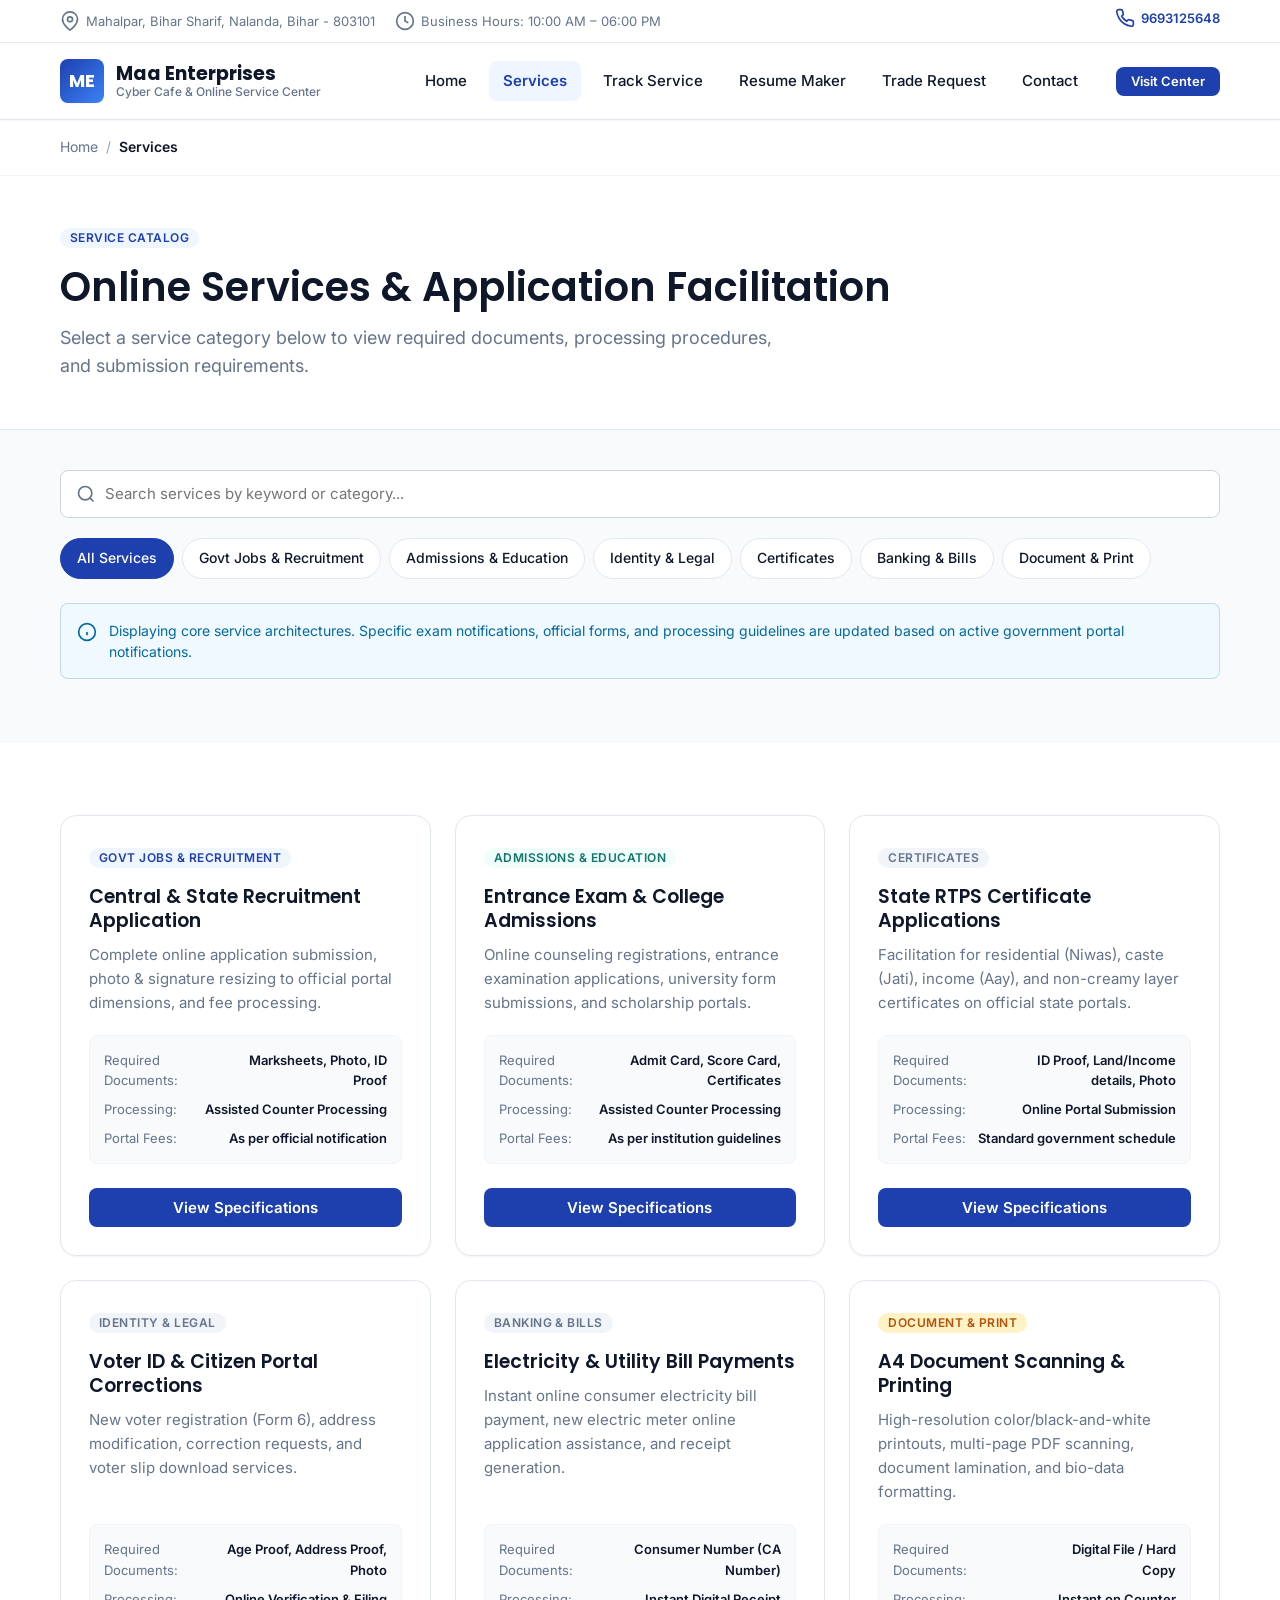
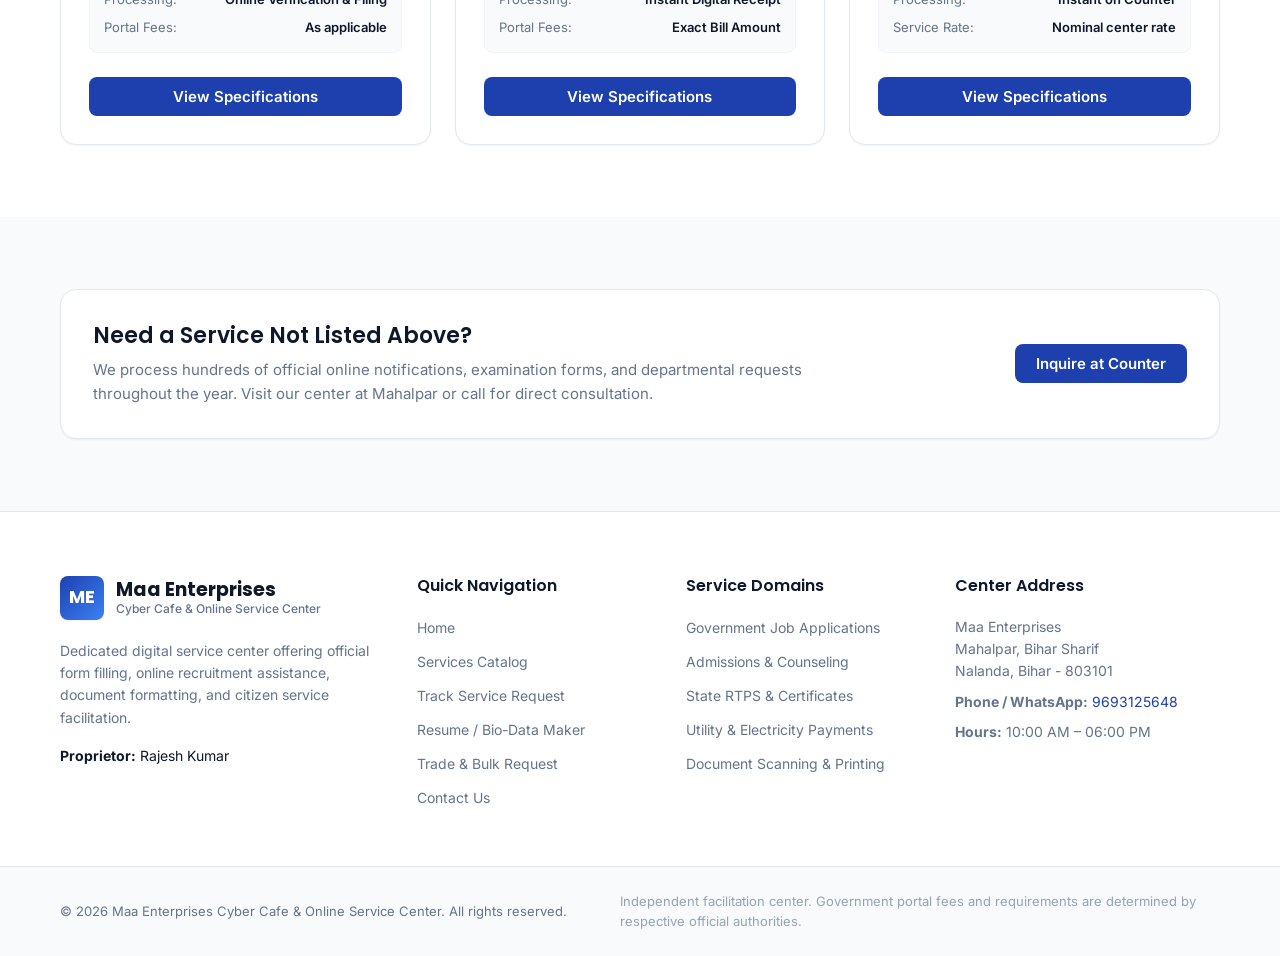
<file: services.html>
<!DOCTYPE html>
<html lang="en">
<head>
  <meta charset="UTF-8">
  <meta name="viewport" content="width=device-width, initial-scale=1.0">
  <title>Services Catalog | Maa Enterprises Cyber Cafe & Online Service Center</title>
  <meta name="description" content="Browse service categories and application specifications available at Maa Enterprises Cyber Cafe, Mahalpar, Bihar Sharif.">
  <link rel="preconnect" href="https://fonts.googleapis.com">
  <link rel="preconnect" href="https://fonts.gstatic.com" crossorigin>
  <link href="https://fonts.googleapis.com/css2?family=Inter:wght@400;500;600;700&family=Poppins:wght@500;600;700&display=swap" rel="stylesheet">
  <link rel="stylesheet" href="css/style.css">
</head>
<body>

  <!-- Top Bar -->
  <aside class="top-bar" aria-label="Business Quick Contact">
    <div class="container top-bar__container">
      <div class="top-bar__info">
        <span class="top-bar__item">
          <svg class="icon" viewBox="0 0 24 24" fill="none" stroke="currentColor" stroke-width="2" aria-hidden="true"><path d="M21 10c0 7-9 13-9 13s-9-6-9-13a9 9 0 0 1 18 0z"></path><circle cx="12" cy="10" r="3"></circle></svg>
          Mahalpar, Bihar Sharif, Nalanda, Bihar - 803101
        </span>
        <span class="top-bar__item">
          <svg class="icon" viewBox="0 0 24 24" fill="none" stroke="currentColor" stroke-width="2" aria-hidden="true"><circle cx="12" cy="12" r="10"></circle><polyline points="12 6 12 12 16 14"></polyline></svg>
          Business Hours: 10:00 AM – 06:00 PM
        </span>
      </div>
      <div class="top-bar__actions">
        <a href="tel:9693125648" class="top-bar__link">
          <svg class="icon" viewBox="0 0 24 24" fill="none" stroke="currentColor" stroke-width="2" aria-hidden="true"><path d="M22 16.92v3a2 2 0 0 1-2.18 2 19.79 19.79 0 0 1-8.63-3.07 19.5 19.5 0 0 1-6-6 19.79 19.79 0 0 1-3.07-8.67A2 2 0 0 1 4.11 2h3a2 2 0 0 1 2 1.72 12.84 12.84 0 0 0 .7 2.81 2 2 0 0 1-.45 2.11L8.09 9.91a16 16 0 0 0 6 6l1.27-1.27a2 2 0 0 1 2.11-.45 12.84 12.84 0 0 0 2.81.7A2 2 0 0 1 22 16.92z"></path></svg>
          9693125648
        </a>
      </div>
    </div>
  </aside>

  <!-- Site Header -->
  <header class="site-header">
    <div class="container site-header__container">
      <a href="index.html" class="brand" aria-label="Maa Enterprises Home">
        <span class="brand__logo-mark" aria-hidden="true">ME</span>
        <span class="brand__text-group">
          <span class="brand__title">Maa Enterprises</span>
          <span class="brand__subtitle">Cyber Cafe &amp; Online Service Center</span>
        </span>
      </a>

      <input type="checkbox" id="nav-toggle" class="nav-toggle-input" aria-label="Toggle navigation menu">
      <label for="nav-toggle" class="nav-toggle-btn" aria-hidden="true">
        <span class="nav-toggle-bar"></span>
        <span class="nav-toggle-bar"></span>
        <span class="nav-toggle-bar"></span>
      </label>

      <nav class="site-nav" aria-label="Primary Navigation">
        <ul class="site-nav__list">
          <li class="site-nav__item"><a href="index.html" class="site-nav__link">Home</a></li>
          <li class="site-nav__item"><a href="services.html" class="site-nav__link is-active" aria-current="page">Services</a></li>
          <li class="site-nav__item"><a href="track-request.html" class="site-nav__link">Track Service</a></li>
          <li class="site-nav__item"><a href="resume-maker.html" class="site-nav__link">Resume Maker</a></li>
          <li class="site-nav__item"><a href="trade-request.html" class="site-nav__link">Trade Request</a></li>
          <li class="site-nav__item"><a href="contact.html" class="site-nav__link">Contact</a></li>
        </ul>
        <div class="site-nav__cta">
          <a href="contact.html" class="btn btn--primary btn--sm">Visit Center</a>
        </div>
      </nav>
    </div>
  </header>

  <main id="main-content">
    <!-- Breadcrumb -->
    <nav class="breadcrumb-nav" aria-label="Breadcrumb">
      <div class="container">
        <ol class="breadcrumb">
          <li class="breadcrumb__item"><a href="index.html" class="breadcrumb__link">Home</a></li>
          <li class="breadcrumb__item" aria-current="page">Services</li>
        </ol>
      </div>
    </nav>

    <!-- Page Hero -->
    <section class="page-hero">
      <div class="container">
        <div class="page-hero__content">
          <div class="badge badge--primary page-hero__badge">Service Catalog</div>
          <h1 class="page-hero__title">Online Services &amp; Application Facilitation</h1>
          <p class="page-hero__lead">
            Select a service category below to view required documents, processing procedures, and submission requirements.
          </p>
        </div>
      </div>
    </section>

    <!-- Catalog Control Foundation (Search & Category Filters) -->
    <section class="section section--tight">
      <div class="container">
        <div class="catalog-controls">
          <!-- Search UI Foundation -->
          <div class="search-box">
            <svg class="icon search-box__icon" viewBox="0 0 24 24" fill="none" stroke="currentColor" stroke-width="2" aria-hidden="true"><circle cx="11" cy="11" r="8"></circle><line x1="21" y1="21" x2="16.65" y2="16.65"></line></svg>
            <input type="search" class="form-input search-box__input" placeholder="Search services by keyword or category..." aria-label="Search services">
          </div>

          <!-- Category Filter Foundation -->
          <div class="filter-pills" role="toolbar" aria-label="Filter services by category">
            <button type="button" class="filter-pill is-active">All Services</button>
            <button type="button" class="filter-pill">Govt Jobs &amp; Recruitment</button>
            <button type="button" class="filter-pill">Admissions &amp; Education</button>
            <button type="button" class="filter-pill">Identity &amp; Legal</button>
            <button type="button" class="filter-pill">Certificates</button>
            <button type="button" class="filter-pill">Banking &amp; Bills</button>
            <button type="button" class="filter-pill">Document &amp; Print</button>
          </div>
        </div>

        <!-- Filter Notice / Architecture Status -->
        <div class="notice-box">
          <svg class="icon notice-box__icon" viewBox="0 0 24 24" fill="none" stroke="currentColor" stroke-width="2" aria-hidden="true"><circle cx="12" cy="12" r="10"></circle><line x1="12" y1="16" x2="12" y2="12"></line><line x1="12" y1="8" x2="12.01" y2="8"></line></svg>
          <p class="notice-box__text">
            Displaying core service architectures. Specific exam notifications, official forms, and processing guidelines are updated based on active government portal notifications.
          </p>
        </div>
      </div>
    </section>

    <!-- Services Grid Section -->
    <section class="section section--surface">
      <div class="container">
        <div class="grid grid--3" id="services-grid">
          
          <!-- Service Card 1 -->
          <article class="service-card">
            <div class="service-card__header">
              <span class="badge badge--primary">Govt Jobs &amp; Recruitment</span>
            </div>
            <div class="service-card__body">
              <h2 class="service-card__title">Central &amp; State Recruitment Application</h2>
              <p class="service-card__desc">Complete online application submission, photo &amp; signature resizing to official portal dimensions, and fee processing.</p>
              
              <div class="service-card__specs">
                <div class="spec-row">
                  <span class="spec-row__label">Required Documents:</span>
                  <span class="spec-row__value">Marksheets, Photo, ID Proof</span>
                </div>
                <div class="spec-row">
                  <span class="spec-row__label">Processing:</span>
                  <span class="spec-row__value">Assisted Counter Processing</span>
                </div>
                <div class="spec-row">
                  <span class="spec-row__label">Portal Fees:</span>
                  <span class="spec-row__value">As per official notification</span>
                </div>
              </div>
            </div>
            <div class="service-card__footer">
              <a href="service-details.html" class="btn btn--primary btn--block">View Specifications</a>
            </div>
          </article>

          <!-- Service Card 2 -->
          <article class="service-card">
            <div class="service-card__header">
              <span class="badge badge--secondary">Admissions &amp; Education</span>
            </div>
            <div class="service-card__body">
              <h2 class="service-card__title">Entrance Exam &amp; College Admissions</h2>
              <p class="service-card__desc">Online counseling registrations, entrance examination applications, university form submissions, and scholarship portals.</p>
              
              <div class="service-card__specs">
                <div class="spec-row">
                  <span class="spec-row__label">Required Documents:</span>
                  <span class="spec-row__value">Admit Card, Score Card, Certificates</span>
                </div>
                <div class="spec-row">
                  <span class="spec-row__label">Processing:</span>
                  <span class="spec-row__value">Assisted Counter Processing</span>
                </div>
                <div class="spec-row">
                  <span class="spec-row__label">Portal Fees:</span>
                  <span class="spec-row__value">As per institution guidelines</span>
                </div>
              </div>
            </div>
            <div class="service-card__footer">
              <a href="service-details.html" class="btn btn--primary btn--block">View Specifications</a>
            </div>
          </article>

          <!-- Service Card 3 -->
          <article class="service-card">
            <div class="service-card__header">
              <span class="badge badge--neutral">Certificates</span>
            </div>
            <div class="service-card__body">
              <h2 class="service-card__title">State RTPS Certificate Applications</h2>
              <p class="service-card__desc">Facilitation for residential (Niwas), caste (Jati), income (Aay), and non-creamy layer certificates on official state portals.</p>
              
              <div class="service-card__specs">
                <div class="spec-row">
                  <span class="spec-row__label">Required Documents:</span>
                  <span class="spec-row__value">ID Proof, Land/Income details, Photo</span>
                </div>
                <div class="spec-row">
                  <span class="spec-row__label">Processing:</span>
                  <span class="spec-row__value">Online Portal Submission</span>
                </div>
                <div class="spec-row">
                  <span class="spec-row__label">Portal Fees:</span>
                  <span class="spec-row__value">Standard government schedule</span>
                </div>
              </div>
            </div>
            <div class="service-card__footer">
              <a href="service-details.html" class="btn btn--primary btn--block">View Specifications</a>
            </div>
          </article>

          <!-- Service Card 4 -->
          <article class="service-card">
            <div class="service-card__header">
              <span class="badge badge--neutral">Identity &amp; Legal</span>
            </div>
            <div class="service-card__body">
              <h2 class="service-card__title">Voter ID &amp; Citizen Portal Corrections</h2>
              <p class="service-card__desc">New voter registration (Form 6), address modification, correction requests, and voter slip download services.</p>
              
              <div class="service-card__specs">
                <div class="spec-row">
                  <span class="spec-row__label">Required Documents:</span>
                  <span class="spec-row__value">Age Proof, Address Proof, Photo</span>
                </div>
                <div class="spec-row">
                  <span class="spec-row__label">Processing:</span>
                  <span class="spec-row__value">Online Verification &amp; Filing</span>
                </div>
                <div class="spec-row">
                  <span class="spec-row__label">Portal Fees:</span>
                  <span class="spec-row__value">As applicable</span>
                </div>
              </div>
            </div>
            <div class="service-card__footer">
              <a href="service-details.html" class="btn btn--primary btn--block">View Specifications</a>
            </div>
          </article>

          <!-- Service Card 5 -->
          <article class="service-card">
            <div class="service-card__header">
              <span class="badge badge--neutral">Banking &amp; Bills</span>
            </div>
            <div class="service-card__body">
              <h2 class="service-card__title">Electricity &amp; Utility Bill Payments</h2>
              <p class="service-card__desc">Instant online consumer electricity bill payment, new electric meter online application assistance, and receipt generation.</p>
              
              <div class="service-card__specs">
                <div class="spec-row">
                  <span class="spec-row__label">Required Documents:</span>
                  <span class="spec-row__value">Consumer Number (CA Number)</span>
                </div>
                <div class="spec-row">
                  <span class="spec-row__label">Processing:</span>
                  <span class="spec-row__value">Instant Digital Receipt</span>
                </div>
                <div class="spec-row">
                  <span class="spec-row__label">Portal Fees:</span>
                  <span class="spec-row__value">Exact Bill Amount</span>
                </div>
              </div>
            </div>
            <div class="service-card__footer">
              <a href="service-details.html" class="btn btn--primary btn--block">View Specifications</a>
            </div>
          </article>

          <!-- Service Card 6 -->
          <article class="service-card">
            <div class="service-card__header">
              <span class="badge badge--accent">Document &amp; Print</span>
            </div>
            <div class="service-card__body">
              <h2 class="service-card__title">A4 Document Scanning &amp; Printing</h2>
              <p class="service-card__desc">High-resolution color/black-and-white printouts, multi-page PDF scanning, document lamination, and bio-data formatting.</p>
              
              <div class="service-card__specs">
                <div class="spec-row">
                  <span class="spec-row__label">Required Documents:</span>
                  <span class="spec-row__value">Digital File / Hard Copy</span>
                </div>
                <div class="spec-row">
                  <span class="spec-row__label">Processing:</span>
                  <span class="spec-row__value">Instant on Counter</span>
                </div>
                <div class="spec-row">
                  <span class="spec-row__label">Service Rate:</span>
                  <span class="spec-row__value">Nominal center rate</span>
                </div>
              </div>
            </div>
            <div class="service-card__footer">
              <a href="service-details.html" class="btn btn--primary btn--block">View Specifications</a>
            </div>
          </article>

        </div>

        <!-- UI State: Empty State Architecture (Included for Future Dynamic Filtering) -->
        <div class="state-container is-hidden" id="services-empty-state">
          <div class="empty-state">
            <div class="empty-state__icon">
              <svg class="icon icon--lg" viewBox="0 0 24 24" fill="none" stroke="currentColor" stroke-width="2" aria-hidden="true"><circle cx="11" cy="11" r="8"></circle><line x1="21" y1="21" x2="16.65" y2="16.65"></line><line x1="8" y1="11" x2="14" y2="11"></line></svg>
            </div>
            <h3 class="empty-state__title">No Services Found</h3>
            <p class="empty-state__desc">No services match your active filter or search term. Please try selecting a different category or clear the search field.</p>
          </div>
        </div>

      </div>
    </section>

    <!-- Center Consultation Banner -->
    <section class="section">
      <div class="container">
        <div class="card card--padded consultation-card">
          <div class="consultation-card__content">
            <h2 class="consultation-card__title">Need a Service Not Listed Above?</h2>
            <p class="consultation-card__desc">
              We process hundreds of official online notifications, examination forms, and departmental requests throughout the year. Visit our center at Mahalpar or call for direct consultation.
            </p>
          </div>
          <div class="consultation-card__action">
            <a href="contact.html" class="btn btn--primary">Inquire at Counter</a>
          </div>
        </div>
      </div>
    </section>
  </main>

  <!-- Site Footer -->
  <footer class="site-footer">
    <div class="container site-footer__container">
      <div class="site-footer__brand-col">
        <a href="index.html" class="brand brand--footer">
          <span class="brand__logo-mark" aria-hidden="true">ME</span>
          <span class="brand__text-group">
            <span class="brand__title">Maa Enterprises</span>
            <span class="brand__subtitle">Cyber Cafe &amp; Online Service Center</span>
          </span>
        </a>
        <p class="site-footer__about">
          Dedicated digital service center offering official form filling, online recruitment assistance, document formatting, and citizen service facilitation.
        </p>
        <p class="site-footer__owner"><strong>Proprietor:</strong> Rajesh Kumar</p>
      </div>

      <div class="site-footer__nav-col">
        <h3 class="site-footer__heading">Quick Navigation</h3>
        <ul class="site-footer__list">
          <li><a href="index.html">Home</a></li>
          <li><a href="services.html">Services Catalog</a></li>
          <li><a href="track-request.html">Track Service Request</a></li>
          <li><a href="resume-maker.html">Resume / Bio-Data Maker</a></li>
          <li><a href="trade-request.html">Trade &amp; Bulk Request</a></li>
          <li><a href="contact.html">Contact Us</a></li>
        </ul>
      </div>

      <div class="site-footer__nav-col">
        <h3 class="site-footer__heading">Service Domains</h3>
        <ul class="site-footer__list">
          <li><a href="services.html">Government Job Applications</a></li>
          <li><a href="services.html">Admissions &amp; Counseling</a></li>
          <li><a href="services.html">State RTPS &amp; Certificates</a></li>
          <li><a href="services.html">Utility &amp; Electricity Payments</a></li>
          <li><a href="services.html">Document Scanning &amp; Printing</a></li>
        </ul>
      </div>

      <div class="site-footer__contact-col">
        <h3 class="site-footer__heading">Center Address</h3>
        <address class="site-footer__address">
          <p>Maa Enterprises</p>
          <p>Mahalpar, Bihar Sharif</p>
          <p>Nalanda, Bihar - 803101</p>
          <p class="site-footer__contact-item"><strong>Phone / WhatsApp:</strong> <a href="tel:9693125648">9693125648</a></p>
          <p class="site-footer__contact-item"><strong>Hours:</strong> 10:00 AM – 06:00 PM</p>
        </address>
      </div>
    </div>

    <div class="site-footer__bottom">
      <div class="container site-footer__bottom-container">
        <p class="site-footer__copyright">
          &copy; 2026 Maa Enterprises Cyber Cafe &amp; Online Service Center. All rights reserved.
        </p>
        <p class="site-footer__disclaimer">
          Independent facilitation center. Government portal fees and requirements are determined by respective official authorities.
        </p>
      </div>
    </div>
  </footer>

</body>
</html>
</file>
<file: css/style.css>
/* ==========================================================================
   Maa Enterprises Cyber Cafe & Online Service Center
   PART 1: Core Design System & UI Architecture
   ========================================================================== */

/* --------------------------------------------------------------------------
   1. CSS Custom Properties / Design Tokens
   -------------------------------------------------------------------------- */
:root {
  /* Brand Palette */
  --color-primary: #1e40af;          /* Deep Navy/Royal Blue */
  --color-primary-hover: #1d4ed8;
  --color-primary-light: #eff6ff;
  --color-secondary: #0f766e;        /* Deep Teal */
  --color-secondary-hover: #115e59;
  --color-secondary-light: #f0fdfa;
  --color-accent: #b45309;           /* Amber / Ochre Accent */
  --color-accent-light: #fef3c7;

  /* Neutral Surface & Layout Tokens (Light Mode Default) */
  --color-bg: #f8fafc;
  --color-surface: #ffffff;
  --color-surface-card: #ffffff;
  --color-surface-hover: #f1f5f9;
  --color-surface-subtle: #f8fafc;
  
  /* Text & Border Tokens */
  --color-text: #0f172a;
  --color-text-muted: #64748b;
  --color-text-light: #94a3b8;
  --color-border: #e2e8f0;
  --color-border-subtle: #f1f5f9;
  --color-border-strong: #cbd5e1;

  /* Status Colors */
  --color-success: #15803d;
  --color-success-bg: #f0fdf4;
  --color-warning: #b45309;
  --color-warning-bg: #fffbeb;
  --color-danger: #b91c1c;
  --color-danger-bg: #fef2f2;
  --color-info: #0369a1;
  --color-info-bg: #f0f9ff;

  /* Shadows */
  --shadow-sm: 0 1px 2px 0 rgba(15, 23, 42, 0.05);
  --shadow-md: 0 4px 6px -1px rgba(15, 23, 42, 0.08), 0 2px 4px -2px rgba(15, 23, 42, 0.04);
  --shadow-lg: 0 10px 15px -3px rgba(15, 23, 42, 0.08), 0 4px 6px -4px rgba(15, 23, 42, 0.03);
  --shadow-xl: 0 20px 25px -5px rgba(15, 23, 42, 0.08), 0 8px 10px -6px rgba(15, 23, 42, 0.04);

  /* Typography */
  --font-sans: 'Inter', system-ui, -apple-system, BlinkMacSystemFont, 'Segoe UI', Roboto, sans-serif;
  --font-heading: 'Poppins', var(--font-sans);

  /* Radii */
  --radius-sm: 4px;
  --radius-md: 8px;
  --radius-lg: 12px;
  --radius-xl: 16px;
  --radius-full: 9999px;

  /* Transitions */
  --transition-fast: 150ms cubic-bezier(0.4, 0, 0.2, 1);
  --transition-normal: 250ms cubic-bezier(0.4, 0, 0.2, 1);
  --transition-slow: 350ms cubic-bezier(0.4, 0, 0.2, 1);

  /* Layout Consts */
  --container-max-width: 1200px;
  --header-height: 76px;
}

/* Dark Mode Color Variable Overrides */
@media (prefers-color-scheme: dark) {
  :root {
    --color-bg: #0b1120;
    --color-surface: #111827;
    --color-surface-card: #1e293b;
    --color-surface-hover: #334155;
    --color-surface-subtle: #0f172a;
    
    --color-text: #f8fafc;
    --color-text-muted: #94a3b8;
    --color-text-light: #64748b;
    --color-border: #334155;
    --color-border-subtle: #1e293b;
    --color-border-strong: #475569;

    --color-primary-light: rgba(30, 64, 175, 0.2);
    --color-secondary-light: rgba(15, 118, 110, 0.2);
    --color-accent-light: rgba(180, 83, 9, 0.2);

    --shadow-sm: 0 1px 2px 0 rgba(0, 0, 0, 0.3);
    --shadow-md: 0 4px 6px -1px rgba(0, 0, 0, 0.4);
    --shadow-lg: 0 10px 15px -3px rgba(0, 0, 0, 0.4);
    --shadow-xl: 0 20px 25px -5px rgba(0, 0, 0, 0.5);
  }
}

/* --------------------------------------------------------------------------
   2. Reset & Global Base
   -------------------------------------------------------------------------- */
*, *::before, *::after {
  box-sizing: border-box;
  margin: 0;
  padding: 0;
}

html {
  font-size: 16px;
  scroll-behavior: smooth;
  -webkit-text-size-adjust: 100%;
}

body {
  font-family: var(--font-sans);
  font-size: 1rem;
  line-height: 1.6;
  color: var(--color-text);
  background-color: var(--color-bg);
  min-height: 100vh;
  display: flex;
  flex-direction: column;
}

main {
  flex: 1 0 auto;
}

img, svg {
  display: block;
  max-width: 100%;
}

a {
  color: var(--color-primary);
  text-decoration: none;
  transition: color var(--transition-fast);
}

a:hover {
  color: var(--color-primary-hover);
}

button, input, select, textarea {
  font: inherit;
  color: inherit;
}

h1, h2, h3, h4, h5, h6 {
  font-family: var(--font-heading);
  line-height: 1.25;
  color: var(--color-text);
  font-weight: 600;
}

/* --------------------------------------------------------------------------
   3. Accessible Utilities & Layout
   -------------------------------------------------------------------------- */
.container {
  width: 100%;
  max-width: var(--container-max-width);
  margin-left: auto;
  margin-right: auto;
  padding-left: 1.25rem;
  padding-right: 1.25rem;
}

.sr-only {
  position: absolute;
  width: 1px;
  height: 1px;
  padding: 0;
  margin: -1px;
  overflow: hidden;
  clip: rect(0, 0, 0, 0);
  white-space: nowrap;
  border-width: 0;
}

.text-danger {
  color: var(--color-danger);
}

.is-hidden {
  display: none !important;
}

.icon {
  width: 1.25rem;
  height: 1.25rem;
  flex-shrink: 0;
  vertical-align: middle;
}

.icon--lg {
  width: 2.5rem;
  height: 2.5rem;
}

.icon--primary {
  color: var(--color-primary);
}

.icon--success {
  color: var(--color-success);
}

/* --------------------------------------------------------------------------
   4. Top Contact Announcement Bar
   -------------------------------------------------------------------------- */
.top-bar {
  background-color: var(--color-surface);
  border-bottom: 1px solid var(--color-border);
  font-size: 0.8125rem;
  color: var(--color-text-muted);
  padding: 0.5rem 0;
}

.top-bar__container {
  display: flex;
  flex-wrap: wrap;
  align-items: center;
  justify-content: space-between;
  gap: 0.75rem;
}

.top-bar__info {
  display: flex;
  flex-wrap: wrap;
  align-items: center;
  gap: 1.25rem;
}

.top-bar__item {
  display: inline-flex;
  align-items: center;
  gap: 0.375rem;
}

.top-bar__link {
  display: inline-flex;
  align-items: center;
  gap: 0.375rem;
  font-weight: 600;
  color: var(--color-primary);
}

/* --------------------------------------------------------------------------
   5. Sticky Header & Navigation
   -------------------------------------------------------------------------- */
.site-header {
  position: sticky;
  top: 0;
  z-index: 1000;
  background-color: var(--color-surface);
  border-bottom: 1px solid var(--color-border);
  box-shadow: var(--shadow-sm);
}

.site-header__container {
  display: flex;
  align-items: center;
  justify-content: space-between;
  min-height: var(--header-height);
  gap: 1.5rem;
}

/* Brand Treatment */
.brand {
  display: inline-flex;
  align-items: center;
  gap: 0.75rem;
  text-decoration: none;
}

.brand__logo-mark {
  display: inline-flex;
  align-items: center;
  justify-content: center;
  width: 2.75rem;
  height: 2.75rem;
  border-radius: var(--radius-md);
  background: linear-gradient(135deg, var(--color-primary), #3b82f6);
  color: #ffffff;
  font-family: var(--font-heading);
  font-weight: 700;
  font-size: 1.125rem;
  letter-spacing: -0.02em;
  box-shadow: var(--shadow-sm);
}

.brand__text-group {
  display: flex;
  flex-direction: column;
}

.brand__title {
  font-family: var(--font-heading);
  font-weight: 700;
  font-size: 1.1875rem;
  color: var(--color-text);
  line-height: 1.2;
}

.brand__subtitle {
  font-size: 0.75rem;
  font-weight: 500;
  color: var(--color-text-muted);
  line-height: 1.2;
}

/* Navigation List */
.site-nav {
  display: flex;
  align-items: center;
  gap: 1.5rem;
}

.site-nav__list {
  display: flex;
  align-items: center;
  list-style: none;
  gap: 0.5rem;
}

.site-nav__link {
  display: block;
  padding: 0.5rem 0.875rem;
  font-size: 0.9375rem;
  font-weight: 500;
  color: var(--color-text);
  border-radius: var(--radius-md);
  transition: background-color var(--transition-fast), color var(--transition-fast);
}

.site-nav__link:hover {
  background-color: var(--color-surface-hover);
  color: var(--color-primary);
}

.site-nav__link.is-active {
  background-color: var(--color-primary-light);
  color: var(--color-primary);
  font-weight: 600;
}

.nav-toggle-input {
  display: none;
}

.nav-toggle-btn {
  display: none;
  flex-direction: column;
  justify-content: space-around;
  width: 2rem;
  height: 2rem;
  background: transparent;
  border: none;
  cursor: pointer;
  padding: 0.25rem;
  z-index: 1001;
}

.nav-toggle-bar {
  width: 100%;
  height: 2px;
  background-color: var(--color-text);
  border-radius: 2px;
  transition: all var(--transition-normal);
}

/* --------------------------------------------------------------------------
   6. Buttons & Badges
   -------------------------------------------------------------------------- */
.btn {
  display: inline-flex;
  align-items: center;
  justify-content: center;
  gap: 0.5rem;
  padding: 0.6875rem 1.25rem;
  font-family: var(--font-sans);
  font-size: 0.9375rem;
  font-weight: 600;
  line-height: 1;
  border-radius: var(--radius-md);
  border: 1px solid transparent;
  cursor: pointer;
  text-decoration: none;
  transition: transform var(--transition-fast), box-shadow var(--transition-fast), background-color var(--transition-fast), border-color var(--transition-fast);
}

.btn:active {
  transform: scale(0.98);
}

.btn:focus-visible {
  outline: 2px solid var(--color-primary);
  outline-offset: 2px;
}

.btn--primary {
  background-color: var(--color-primary);
  color: #ffffff;
}

.btn--primary:hover {
  background-color: var(--color-primary-hover);
  color: #ffffff;
  box-shadow: var(--shadow-md);
}

.btn--secondary {
  background-color: var(--color-secondary);
  color: #ffffff;
}

.btn--secondary:hover {
  background-color: var(--color-secondary-hover);
  color: #ffffff;
  box-shadow: var(--shadow-md);
}

.btn--outline {
  background-color: transparent;
  border-color: var(--color-border-strong);
  color: var(--color-text);
}

.btn--outline:hover {
  border-color: var(--color-primary);
  color: var(--color-primary);
  background-color: var(--color-primary-light);
}

.btn--light {
  background-color: #ffffff;
  color: var(--color-primary);
}

.btn--light:hover {
  background-color: #f1f5f9;
  box-shadow: var(--shadow-md);
}

.btn--secondary-outline {
  background-color: transparent;
  border-color: rgba(255, 255, 255, 0.4);
  color: #ffffff;
}

.btn--secondary-outline:hover {
  background-color: rgba(255, 255, 255, 0.1);
  border-color: #ffffff;
}

.btn--sm {
  padding: 0.4375rem 0.875rem;
  font-size: 0.8125rem;
}

.btn--lg {
  padding: 0.875rem 1.75rem;
  font-size: 1rem;
}

.btn--block {
  display: flex;
  width: 100%;
}

/* Badges */
.badge {
  display: inline-flex;
  align-items: center;
  gap: 0.375rem;
  padding: 0.25rem 0.625rem;
  font-size: 0.75rem;
  font-weight: 600;
  line-height: 1;
  border-radius: var(--radius-full);
  text-transform: uppercase;
  letter-spacing: 0.04em;
}

.badge__dot {
  width: 0.5rem;
  height: 0.5rem;
  border-radius: 50%;
  background-color: currentColor;
}

.badge--primary {
  background-color: var(--color-primary-light);
  color: var(--color-primary);
}

.badge--secondary {
  background-color: var(--color-secondary-light);
  color: var(--color-secondary);
}

.badge--accent {
  background-color: var(--color-accent-light);
  color: var(--color-accent);
}

.badge--neutral {
  background-color: var(--color-surface-hover);
  color: var(--color-text-muted);
}

/* --------------------------------------------------------------------------
   7. Section Layouts & Components
   -------------------------------------------------------------------------- */
.section {
  padding: 4.5rem 0;
}

.section--tight {
  padding: 2.5rem 0;
}

.section--surface {
  background-color: var(--color-surface);
}

.section-header {
  text-align: center;
  max-width: 680px;
  margin: 0 auto 3rem auto;
}

.section-header__badge {
  margin-bottom: 0.875rem;
}

.section-header__title {
  font-size: clamp(1.625rem, 3vw, 2.25rem);
  margin-bottom: 0.75rem;
}

.section-header__subtitle {
  color: var(--color-text-muted);
  font-size: 1.0625rem;
}

.section-footer {
  text-align: center;
  margin-top: 3rem;
}

/* Grids */
.grid {
  display: grid;
  gap: 1.5rem;
}

.grid--2 {
  grid-template-columns: repeat(2, minmax(0, 1fr));
}

.grid--3 {
  grid-template-columns: repeat(3, minmax(0, 1fr));
}

.grid--4 {
  grid-template-columns: repeat(4, minmax(0, 1fr));
}

/* Split Layout for Details / Contact */
.layout-split {
  display: grid;
  grid-template-columns: 2fr 1fr;
  gap: 2rem;
  align-items: start;
}

/* --------------------------------------------------------------------------
   8. Hero Section
   -------------------------------------------------------------------------- */
.hero-section {
  padding: 4.5rem 0;
  background: linear-gradient(180deg, var(--color-surface) 0%, var(--color-bg) 100%);
  border-bottom: 1px solid var(--color-border);
  position: relative;
}

.hero-section__container {
  display: grid;
  grid-template-columns: 1.15fr 0.85fr;
  align-items: center;
  gap: 3rem;
}

.hero-section__badge {
  margin-bottom: 1.25rem;
}

.hero-section__title {
  font-size: clamp(2rem, 4vw, 2.875rem);
  font-weight: 700;
  line-height: 1.2;
  margin-bottom: 1.25rem;
  letter-spacing: -0.01em;
}

.hero-section__lead {
  font-size: 1.125rem;
  color: var(--color-text-muted);
  line-height: 1.6;
  margin-bottom: 2rem;
}

.hero-section__actions {
  display: flex;
  flex-wrap: wrap;
  gap: 1rem;
  margin-bottom: 2.5rem;
}

.hero-section__features {
  display: flex;
  flex-wrap: wrap;
  gap: 1rem;
}

.feature-chip {
  display: inline-flex;
  align-items: center;
  gap: 0.5rem;
  font-size: 0.875rem;
  font-weight: 500;
  color: var(--color-text);
  background-color: var(--color-surface);
  padding: 0.5rem 0.875rem;
  border-radius: var(--radius-full);
  border: 1px solid var(--color-border);
  box-shadow: var(--shadow-sm);
}

/* Hero Visual Card */
.hero-card {
  background-color: var(--color-surface-card);
  border: 1px solid var(--color-border);
  border-radius: var(--radius-xl);
  box-shadow: var(--shadow-xl);
  padding: 2rem;
}

.hero-card__header {
  display: flex;
  align-items: center;
  justify-content: space-between;
  margin-bottom: 1.25rem;
  padding-bottom: 1rem;
  border-bottom: 1px solid var(--color-border-subtle);
}

.hero-card__badge {
  font-size: 0.8125rem;
  font-weight: 600;
  color: var(--color-primary);
  text-transform: uppercase;
  letter-spacing: 0.05em;
}

.hero-card__status {
  display: inline-flex;
  align-items: center;
  font-size: 0.75rem;
  font-weight: 600;
  color: var(--color-success);
  background-color: var(--color-success-bg);
  padding: 0.25rem 0.625rem;
  border-radius: var(--radius-full);
}

.hero-card__title {
  font-size: 1.5rem;
  margin-bottom: 0.5rem;
}

.hero-card__desc {
  font-size: 0.9375rem;
  color: var(--color-text-muted);
  margin-bottom: 1.5rem;
}

.hero-card__footer {
  margin-top: 1.5rem;
  padding-top: 1.25rem;
  border-top: 1px solid var(--color-border-subtle);
}

/* Info List Component */
.info-list {
  list-style: none;
  display: flex;
  flex-direction: column;
  gap: 0.875rem;
}

.info-list__item {
  display: flex;
  justify-content: space-between;
  align-items: flex-start;
  font-size: 0.875rem;
  gap: 1rem;
}

.info-list__label {
  color: var(--color-text-muted);
  font-weight: 500;
}

.info-list__value {
  color: var(--color-text);
  font-weight: 600;
  text-align: right;
}

/* --------------------------------------------------------------------------
   9. Trust Strip & Cards
   -------------------------------------------------------------------------- */
.trust-strip {
  padding: 2.5rem 0;
  background-color: var(--color-surface);
  border-bottom: 1px solid var(--color-border);
}

.trust-strip__grid {
  display: grid;
  grid-template-columns: repeat(3, 1fr);
  gap: 1.5rem;
}

.trust-card {
  display: flex;
  align-items: flex-start;
  gap: 1rem;
  padding: 1.25rem;
  border-radius: var(--radius-lg);
  background-color: var(--color-bg);
  border: 1px solid var(--color-border-subtle);
}

.trust-card__icon-box {
  display: inline-flex;
  align-items: center;
  justify-content: center;
  width: 2.75rem;
  height: 2.75rem;
  border-radius: var(--radius-md);
  background-color: var(--color-primary-light);
  color: var(--color-primary);
  flex-shrink: 0;
}

.trust-card__title {
  font-size: 1rem;
  font-weight: 600;
  margin-bottom: 0.25rem;
}

.trust-card__text {
  font-size: 0.875rem;
  color: var(--color-text-muted);
}

/* --------------------------------------------------------------------------
   10. Service Card & Category Architectures
   -------------------------------------------------------------------------- */
/* Category Showcase Card */
.service-category-card {
  background-color: var(--color-surface-card);
  border: 1px solid var(--color-border);
  border-radius: var(--radius-xl);
  padding: 1.75rem;
  box-shadow: var(--shadow-sm);
  display: flex;
  flex-direction: column;
  transition: transform var(--transition-normal), box-shadow var(--transition-normal), border-color var(--transition-normal);
}

.service-category-card:hover {
  transform: translateY(-4px);
  box-shadow: var(--shadow-lg);
  border-color: var(--color-primary);
}

.service-category-card__header {
  display: flex;
  align-items: center;
  justify-content: space-between;
  margin-bottom: 1.25rem;
}

.service-category-card__icon {
  display: inline-flex;
  align-items: center;
  justify-content: center;
  width: 3rem;
  height: 3rem;
  border-radius: var(--radius-md);
  background-color: var(--color-primary-light);
  color: var(--color-primary);
}

.service-category-card__title {
  font-size: 1.1875rem;
  margin-bottom: 0.625rem;
}

.service-category-card__desc {
  font-size: 0.9375rem;
  color: var(--color-text-muted);
  margin-bottom: 1.5rem;
  flex-grow: 1;
}

.service-category-card__link {
  font-size: 0.875rem;
  font-weight: 600;
  color: var(--color-primary);
}

/* Detailed Service Card */
.service-card {
  background-color: var(--color-surface-card);
  border: 1px solid var(--color-border);
  border-radius: var(--radius-xl);
  padding: 1.75rem;
  box-shadow: var(--shadow-sm);
  display: flex;
  flex-direction: column;
  transition: transform var(--transition-normal), box-shadow var(--transition-normal), border-color var(--transition-normal);
}

.service-card:hover {
  transform: translateY(-4px);
  box-shadow: var(--shadow-lg);
  border-color: var(--color-primary);
}

.service-card__header {
  margin-bottom: 1rem;
}

.service-card__body {
  flex-grow: 1;
  display: flex;
  flex-direction: column;
}

.service-card__title {
  font-size: 1.1875rem;
  margin-bottom: 0.625rem;
}

.service-card__desc {
  font-size: 0.9375rem;
  color: var(--color-text-muted);
  margin-bottom: 1.25rem;
}

.service-card__specs {
  background-color: var(--color-bg);
  border-radius: var(--radius-md);
  padding: 0.875rem;
  display: flex;
  flex-direction: column;
  gap: 0.5rem;
  margin-top: auto;
  margin-bottom: 1.5rem;
  border: 1px solid var(--color-border-subtle);
}

.spec-row {
  display: flex;
  justify-content: space-between;
  font-size: 0.8125rem;
  gap: 0.5rem;
}

.spec-row__label {
  color: var(--color-text-muted);
}

.spec-row__value {
  color: var(--color-text);
  font-weight: 600;
  text-align: right;
}

/* --------------------------------------------------------------------------
   11. Workflow Component
   -------------------------------------------------------------------------- */
.workflow-grid {
  position: relative;
}

.workflow-step {
  background-color: var(--color-surface-card);
  border: 1px solid var(--color-border);
  border-radius: var(--radius-xl);
  padding: 1.75rem;
  box-shadow: var(--shadow-sm);
  position: relative;
}

.workflow-step__number {
  display: inline-flex;
  align-items: center;
  justify-content: center;
  width: 2.75rem;
  height: 2.75rem;
  border-radius: var(--radius-full);
  background-color: var(--color-primary-light);
  color: var(--color-primary);
  font-family: var(--font-heading);
  font-weight: 700;
  font-size: 1.125rem;
  margin-bottom: 1.25rem;
}

.workflow-step__title {
  font-size: 1.125rem;
  margin-bottom: 0.5rem;
}

.workflow-step__desc {
  font-size: 0.875rem;
  color: var(--color-text-muted);
}

/* --------------------------------------------------------------------------
   12. Feature / CTA Banners
   -------------------------------------------------------------------------- */
.feature-banner {
  background: linear-gradient(135deg, var(--color-surface-card) 0%, var(--color-bg) 100%);
  border: 1px solid var(--color-border);
  border-radius: var(--radius-xl);
  padding: 2.5rem;
  display: flex;
  align-items: center;
  justify-content: space-between;
  gap: 2rem;
  box-shadow: var(--shadow-md);
}

.feature-banner__content {
  max-width: 640px;
}

.feature-banner__title {
  font-size: 1.5rem;
  margin: 0.75rem 0 0.5rem 0;
}

.feature-banner__desc {
  color: var(--color-text-muted);
  font-size: 0.9375rem;
}

.cta-section {
  padding: 4rem 0;
  background: linear-gradient(135deg, var(--color-primary) 0%, #1e3a8a 100%);
  color: #ffffff;
}

.cta-section__container {
  display: flex;
  align-items: center;
  justify-content: space-between;
  gap: 2rem;
  flex-wrap: wrap;
}

.cta-section__content {
  max-width: 600px;
}

.cta-section__title {
  color: #ffffff;
  font-size: clamp(1.5rem, 3vw, 2rem);
  margin-bottom: 0.5rem;
}

.cta-section__desc {
  color: #e2e8f0;
  font-size: 1.0625rem;
}

.cta-section__actions {
  display: flex;
  gap: 1rem;
  flex-wrap: wrap;
}

/* --------------------------------------------------------------------------
   13. Catalog Controls (Search & Filter Pills)
   -------------------------------------------------------------------------- */
.catalog-controls {
  display: flex;
  flex-direction: column;
  gap: 1.25rem;
  margin-bottom: 1.5rem;
}

.search-box {
  position: relative;
  width: 100%;
}

.search-box__icon {
  position: absolute;
  left: 1rem;
  top: 50%;
  transform: translateY(-50%);
  color: var(--color-text-muted);
  pointer-events: none;
}

.search-box__input {
  padding-left: 2.75rem !important;
}

.filter-pills {
  display: flex;
  flex-wrap: wrap;
  gap: 0.5rem;
}

.filter-pill {
  padding: 0.5rem 1rem;
  font-size: 0.875rem;
  font-weight: 500;
  border-radius: var(--radius-full);
  border: 1px solid var(--color-border);
  background-color: var(--color-surface);
  color: var(--color-text);
  cursor: pointer;
  transition: all var(--transition-fast);
}

.filter-pill:hover {
  background-color: var(--color-surface-hover);
  border-color: var(--color-border-strong);
}

.filter-pill.is-active {
  background-color: var(--color-primary);
  border-color: var(--color-primary);
  color: #ffffff;
}

/* --------------------------------------------------------------------------
   14. Forms & Interactive Inputs
   -------------------------------------------------------------------------- */
.form-grid {
  display: flex;
  flex-direction: column;
  gap: 1.25rem;
}

.form-group {
  display: flex;
  flex-direction: column;
  gap: 0.375rem;
}

.form-label {
  font-size: 0.875rem;
  font-weight: 600;
  color: var(--color-text);
}

.form-input, .form-select, .form-textarea {
  width: 100%;
  padding: 0.6875rem 1rem;
  border-radius: var(--radius-md);
  border: 1px solid var(--color-border-strong);
  background-color: var(--color-surface);
  color: var(--color-text);
  font-size: 0.9375rem;
  transition: border-color var(--transition-fast), box-shadow var(--transition-fast);
}

.form-input:focus, .form-select:focus, .form-textarea:focus {
  outline: none;
  border-color: var(--color-primary);
  box-shadow: 0 0 0 3px rgba(30, 64, 175, 0.15);
}

.form-textarea {
  resize: vertical;
}

.form-actions {
  display: flex;
  flex-wrap: wrap;
  gap: 1rem;
  margin-top: 0.5rem;
}

/* --------------------------------------------------------------------------
   15. Cards & Content Components
   -------------------------------------------------------------------------- */
.card {
  background-color: var(--color-surface-card);
  border: 1px solid var(--color-border);
  border-radius: var(--radius-xl);
  box-shadow: var(--shadow-sm);
}

.card--padded {
  padding: 2rem;
}

.card__section-title {
  font-size: 1.25rem;
  margin-bottom: 1rem;
}

.card__text {
  font-size: 0.9375rem;
  color: var(--color-text-muted);
  line-height: 1.6;
  margin-bottom: 1.25rem;
}

/* Notice Box */
.notice-box {
  display: flex;
  align-items: flex-start;
  gap: 0.75rem;
  padding: 1rem;
  border-radius: var(--radius-md);
  background-color: var(--color-info-bg);
  border: 1px solid rgba(3, 105, 161, 0.2);
  color: var(--color-info);
  margin-bottom: 1.5rem;
}

.notice-box--neutral {
  background-color: var(--color-bg);
  border-color: var(--color-border);
  color: var(--color-text-muted);
}

.notice-box__icon {
  flex-shrink: 0;
  margin-top: 0.125rem;
}

.notice-box__text {
  font-size: 0.875rem;
  line-height: 1.5;
}

/* Checklist Component */
.checklist {
  list-style: none;
  display: flex;
  flex-direction: column;
  gap: 1rem;
}

.checklist__item {
  display: flex;
  align-items: flex-start;
  gap: 0.75rem;
  font-size: 0.9375rem;
}

.checklist__item svg {
  margin-top: 0.125rem;
  flex-shrink: 0;
}

.checklist__sub {
  display: block;
  font-size: 0.8125rem;
  color: var(--color-text-muted);
  margin-top: 0.125rem;
}

/* Procedure Component */
.procedure-list {
  display: flex;
  flex-direction: column;
  gap: 1.5rem;
}

.procedure-item {
  display: flex;
  align-items: flex-start;
  gap: 1rem;
}

.procedure-item__badge {
  display: inline-flex;
  align-items: center;
  justify-content: center;
  padding: 0.25rem 0.625rem;
  border-radius: var(--radius-md);
  background-color: var(--color-primary-light);
  color: var(--color-primary);
  font-size: 0.8125rem;
  font-weight: 700;
  flex-shrink: 0;
}

.procedure-item__title {
  font-size: 1rem;
  margin-bottom: 0.25rem;
}

.procedure-item__desc {
  font-size: 0.875rem;
  color: var(--color-text-muted);
}

/* --------------------------------------------------------------------------
   16. Breadcrumbs & Page Hero
   -------------------------------------------------------------------------- */
.breadcrumb-nav {
  padding: 1rem 0;
  border-bottom: 1px solid var(--color-border-subtle);
  background-color: var(--color-surface);
}

.breadcrumb {
  display: flex;
  flex-wrap: wrap;
  align-items: center;
  list-style: none;
  gap: 0.5rem;
  font-size: 0.875rem;
}

.breadcrumb__item:not(:last-child)::after {
  content: "/";
  margin-left: 0.5rem;
  color: var(--color-text-light);
}

.breadcrumb__link {
  color: var(--color-text-muted);
}

.breadcrumb__link:hover {
  color: var(--color-primary);
}

.breadcrumb__item[aria-current="page"] {
  color: var(--color-text);
  font-weight: 600;
}

.page-hero {
  padding: 3rem 0;
  background-color: var(--color-surface);
  border-bottom: 1px solid var(--color-border);
}

.page-hero__badge {
  margin-bottom: 0.875rem;
}

.page-hero__title {
  font-size: clamp(1.875rem, 3.5vw, 2.5rem);
  margin-bottom: 0.75rem;
}

.page-hero__lead {
  font-size: 1.125rem;
  color: var(--color-text-muted);
  max-width: 720px;
}

/* Service Details Header Meta Component */
.service-detail-header {
  display: flex;
  align-items: center;
  justify-content: space-between;
  gap: 2rem;
  flex-wrap: wrap;
  padding: 2rem 0;
}

.service-detail-header__meta {
  display: flex;
  gap: 0.5rem;
  margin-bottom: 0.75rem;
}

.service-detail-header__title {
  font-size: clamp(1.75rem, 3vw, 2.25rem);
  margin-bottom: 0.5rem;
}

.service-detail-header__lead {
  color: var(--color-text-muted);
  font-size: 1.0625rem;
  max-width: 680px;
}

/* Sidebar Specifics */
.sidebar-card {
  margin-bottom: 1.5rem;
}

.sidebar-card__title {
  font-size: 1.125rem;
  margin-bottom: 1rem;
}

.sidebar-card__desc {
  font-size: 0.875rem;
  color: var(--color-text-muted);
  margin-bottom: 1.25rem;
}

.sidebar-card__actions {
  margin-top: 1.5rem;
  display: flex;
  flex-direction: column;
  gap: 0.75rem;
}

.sidebar-card__badge {
  margin-bottom: 0.75rem;
}

/* --------------------------------------------------------------------------
   17. Contact Page Cards
   -------------------------------------------------------------------------- */
.contact-info-card {
  margin-bottom: 1.25rem;
}

.contact-info-card__icon-box {
  display: inline-flex;
  align-items: center;
  justify-content: center;
  width: 2.5rem;
  height: 2.5rem;
  border-radius: var(--radius-md);
  background-color: var(--color-primary-light);
  color: var(--color-primary);
  margin-bottom: 0.875rem;
}

.contact-info-card__title {
  font-size: 1.0625rem;
  margin-bottom: 0.25rem;
}

.contact-info-card__address, .contact-info-card__value {
  font-size: 0.9375rem;
  color: var(--color-text);
  font-style: normal;
  font-weight: 500;
  margin-bottom: 0.25rem;
}

.contact-info-card__sub {
  font-size: 0.8125rem;
  color: var(--color-text-muted);
}

.visit-card {
  margin-top: 1.5rem;
}

.visit-card__title {
  font-size: 1.125rem;
  margin-bottom: 1rem;
}

.consultation-card {
  display: flex;
  align-items: center;
  justify-content: space-between;
  gap: 2rem;
  flex-wrap: wrap;
}

.consultation-card__content {
  max-width: 720px;
}

.consultation-card__title {
  font-size: 1.375rem;
  margin-bottom: 0.5rem;
}

.consultation-card__desc {
  font-size: 0.9375rem;
  color: var(--color-text-muted);
}

/* --------------------------------------------------------------------------
   18. UI States: Empty, Skeleton Loading, and Errors
   -------------------------------------------------------------------------- */
.state-container {
  padding: 3rem 0;
}

.empty-state {
  text-align: center;
  max-width: 480px;
  margin: 0 auto;
  padding: 3rem 1.5rem;
  background-color: var(--color-surface);
  border: 1px dashed var(--color-border-strong);
  border-radius: var(--radius-xl);
}

.empty-state__icon {
  display: inline-flex;
  align-items: center;
  justify-content: center;
  width: 4rem;
  height: 4rem;
  border-radius: var(--radius-full);
  background-color: var(--color-bg);
  color: var(--color-text-muted);
  margin-bottom: 1.25rem;
}

.empty-state__title {
  font-size: 1.25rem;
  margin-bottom: 0.5rem;
}

.empty-state__desc {
  font-size: 0.9375rem;
  color: var(--color-text-muted);
}

/* Skeleton Loading Architecture */
.skeleton {
  background-color: var(--color-border);
  border-radius: var(--radius-sm);
  animation: skeleton-shimmer 1.5s infinite linear;
  background: linear-gradient(90deg, var(--color-border) 0%, var(--color-surface-hover) 50%, var(--color-border) 100%);
  background-size: 200% 100%;
}

.skeleton-text {
  height: 1rem;
  margin-bottom: 0.5rem;
}

.skeleton-title {
  height: 1.5rem;
  width: 60%;
  margin-bottom: 0.75rem;
}

.skeleton-card {
  height: 280px;
  border-radius: var(--radius-xl);
}

@keyframes skeleton-shimmer {
  0% { background-position: 200% 0; }
  100% { background-position: -200% 0; }
}

/* --------------------------------------------------------------------------
   19. Site Footer
   -------------------------------------------------------------------------- */
.site-footer {
  background-color: var(--color-surface);
  border-top: 1px solid var(--color-border);
  font-size: 0.9375rem;
  color: var(--color-text-muted);
  margin-top: auto;
}

.site-footer__container {
  display: grid;
  grid-template-columns: 1.4fr 1fr 1fr 1.2fr;
  gap: 3rem;
  padding-top: 4rem;
  padding-bottom: 3.5rem;
}

.brand--footer {
  margin-bottom: 1.25rem;
}

.site-footer__about {
  font-size: 0.875rem;
  line-height: 1.6;
  margin-bottom: 1rem;
}

.site-footer__owner {
  font-size: 0.875rem;
  color: var(--color-text);
}

.site-footer__heading {
  font-size: 1rem;
  color: var(--color-text);
  margin-bottom: 1.25rem;
  font-weight: 600;
}

.site-footer__list {
  list-style: none;
  display: flex;
  flex-direction: column;
  gap: 0.625rem;
}

.site-footer__list a {
  color: var(--color-text-muted);
  font-size: 0.875rem;
}

.site-footer__list a:hover {
  color: var(--color-primary);
}

.site-footer__address {
  font-style: normal;
  font-size: 0.875rem;
  line-height: 1.6;
}

.site-footer__contact-item {
  margin-top: 0.5rem;
}

.site-footer__bottom {
  border-top: 1px solid var(--color-border);
  padding: 1.5rem 0;
  font-size: 0.8125rem;
  background-color: var(--color-bg);
}

.site-footer__bottom-container {
  display: flex;
  justify-content: space-between;
  align-items: center;
  gap: 1.5rem;
  flex-wrap: wrap;
}

.site-footer__disclaimer {
  color: var(--color-text-light);
  max-width: 600px;
}

/* --------------------------------------------------------------------------
   20. Responsive Media Queries
   -------------------------------------------------------------------------- */
@media (max-width: 1024px) {
  .grid--4 {
    grid-template-columns: repeat(2, minmax(0, 1fr));
  }

  .grid--3 {
    grid-template-columns: repeat(2, minmax(0, 1fr));
  }

  .site-footer__container {
    grid-template-columns: repeat(2, 1fr);
    gap: 2.5rem;
  }

  .layout-split {
    grid-template-columns: 1fr;
  }
}

@media (max-width: 768px) {
  /* Mobile Navigation Architecture */
  .nav-toggle-btn {
    display: flex;
  }

  .site-nav {
    position: absolute;
    top: var(--header-height);
    left: 0;
    width: 100%;
    background-color: var(--color-surface);
    border-bottom: 1px solid var(--color-border);
    box-shadow: var(--shadow-lg);
    flex-direction: column;
    align-items: stretch;
    padding: 1.5rem;
    gap: 1.25rem;
    display: none;
  }

  .nav-toggle-input:checked ~ .site-nav {
    display: flex;
  }

  .nav-toggle-input:checked ~ .nav-toggle-btn .nav-toggle-bar:nth-child(1) {
    transform: translateY(6px) rotate(45deg);
  }

  .nav-toggle-input:checked ~ .nav-toggle-btn .nav-toggle-bar:nth-child(2) {
    opacity: 0;
  }

  .nav-toggle-input:checked ~ .nav-toggle-btn .nav-toggle-bar:nth-child(3) {
    transform: translateY(-6px) rotate(-45deg);
  }

  .site-nav__list {
    flex-direction: column;
    align-items: stretch;
    width: 100%;
    gap: 0.25rem;
  }

  .site-nav__link {
    padding: 0.75rem 1rem;
    width: 100%;
  }

  .hero-section__container {
    grid-template-columns: 1fr;
    gap: 2.5rem;
  }

  .trust-strip__grid {
    grid-template-columns: 1fr;
  }

  .grid--2, .grid--3 {
    grid-template-columns: 1fr;
  }

  .feature-banner {
    flex-direction: column;
    align-items: flex-start;
  }

  .cta-section__container {
    flex-direction: column;
    align-items: flex-start;
  }
}

@media (max-width: 480px) {
  .site-footer__container {
    grid-template-columns: 1fr;
  }

  .hero-section__actions {
    flex-direction: column;
  }

  .hero-section__actions .btn {
    width: 100%;
  }

  .cta-section__actions {
    width: 100%;
    flex-direction: column;
  }

  .cta-section__actions .btn {
    width: 100%;
  }
}

/* --------------------------------------------------------------------------
   21. Accessibility: Prefers Reduced Motion
   -------------------------------------------------------------------------- */
@media (prefers-reduced-motion: reduce) {
  *, *::before, *::after {
    animation-duration: 0.01ms !important;
    animation-iteration-count: 1 !important;
    transition-duration: 0.01ms !important;
    scroll-behavior: auto !important;
  }
}
</file>
